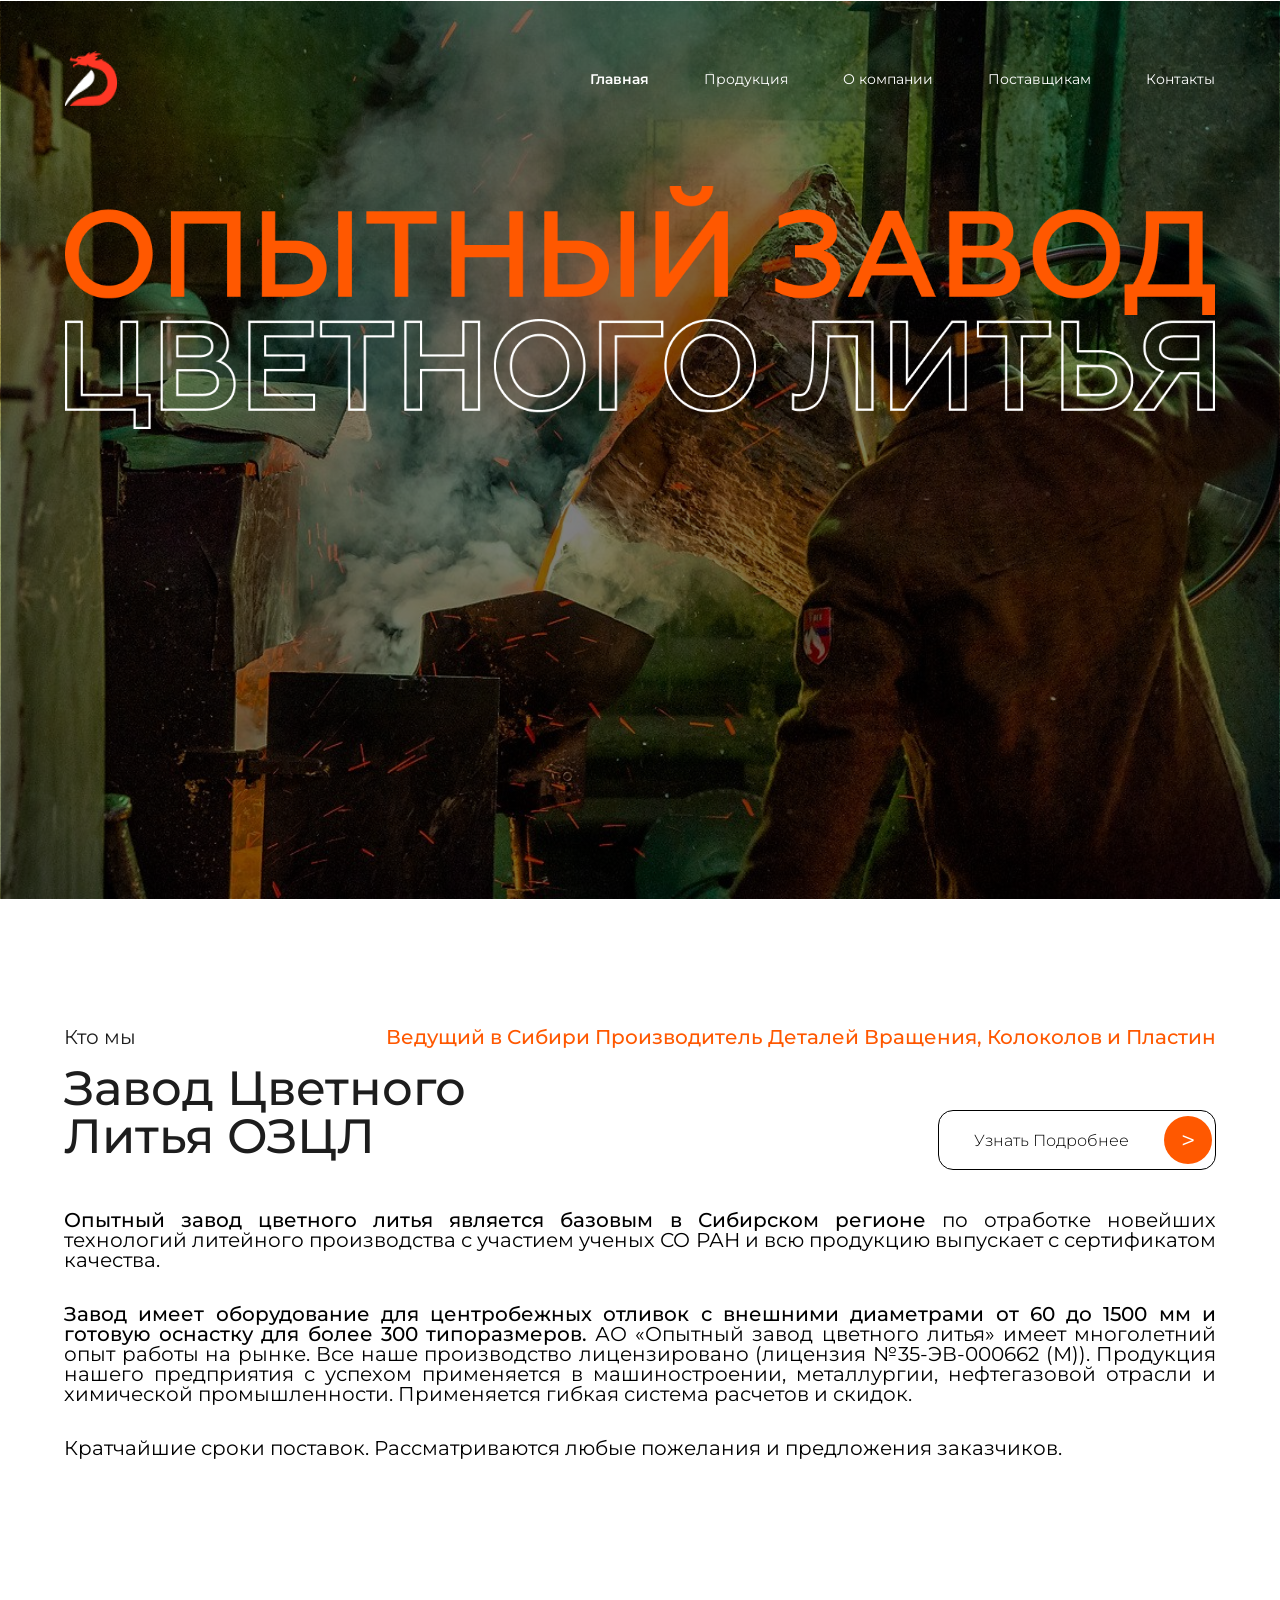
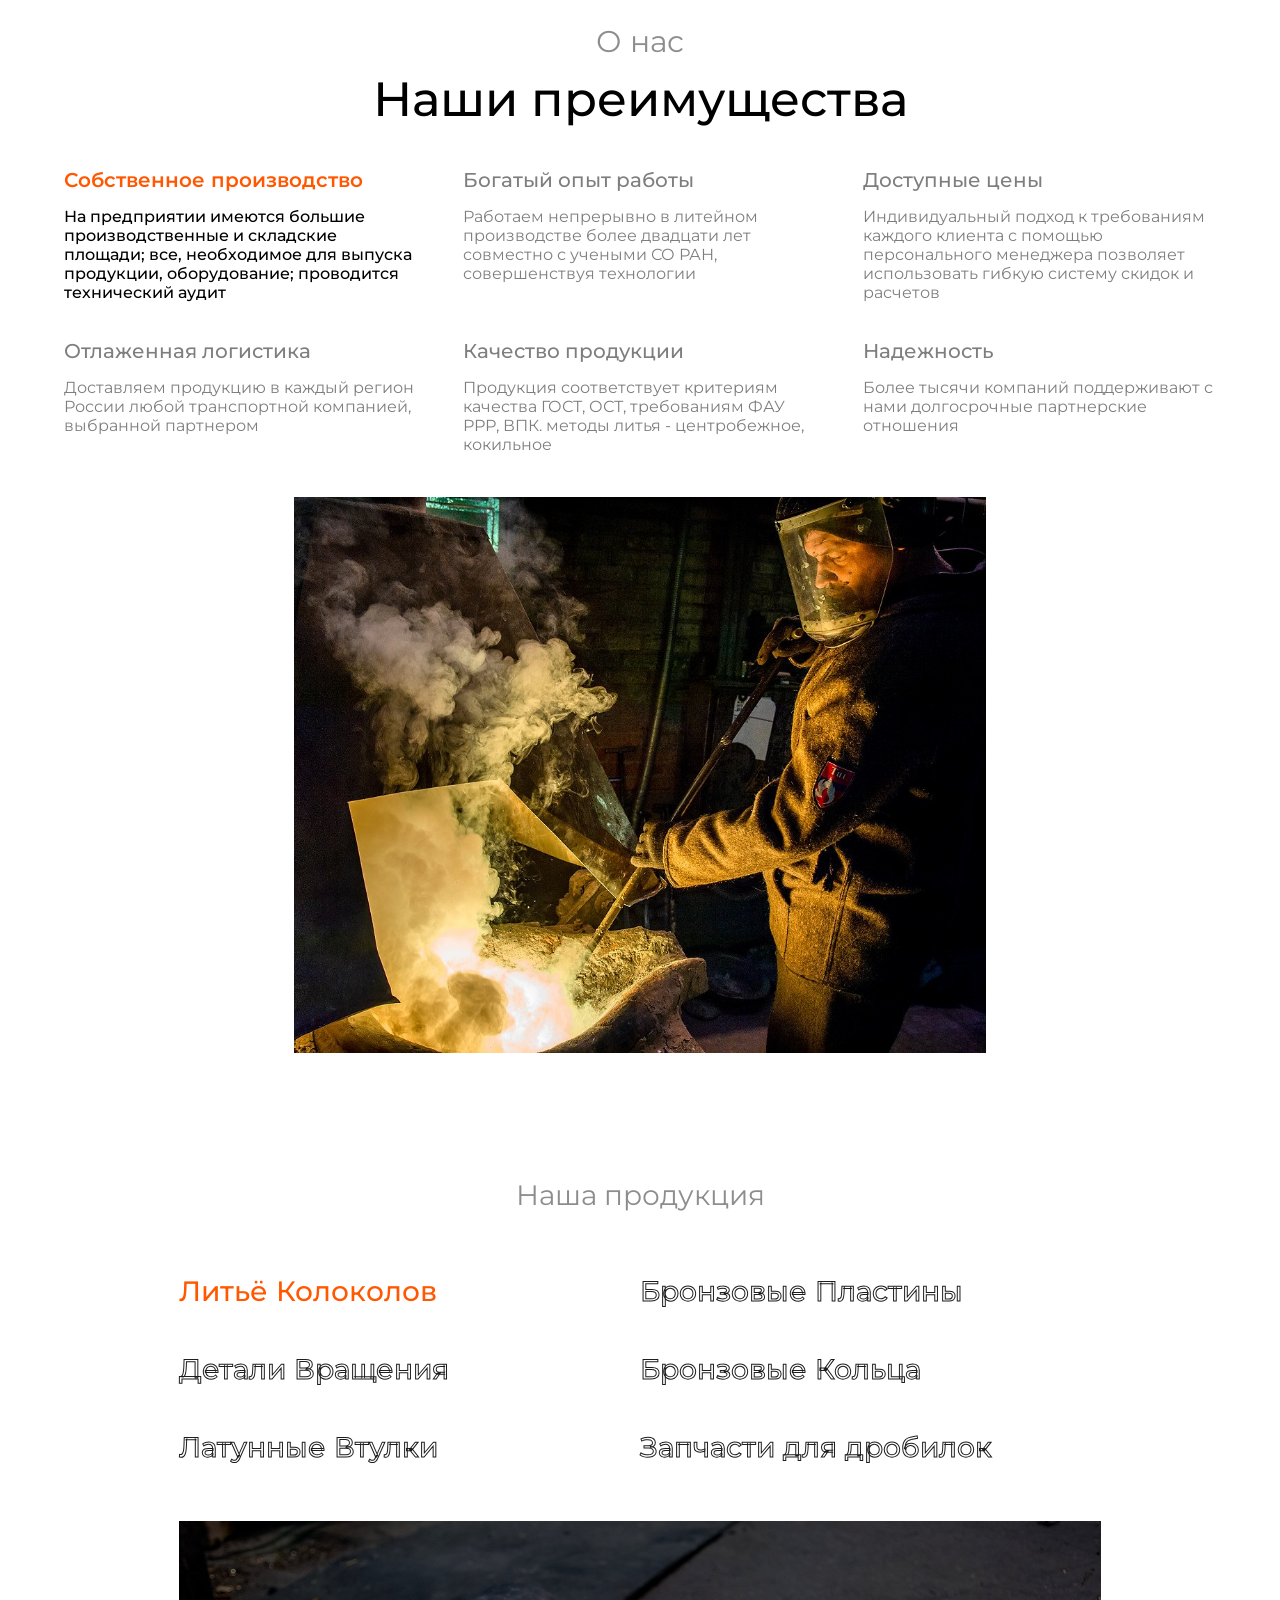
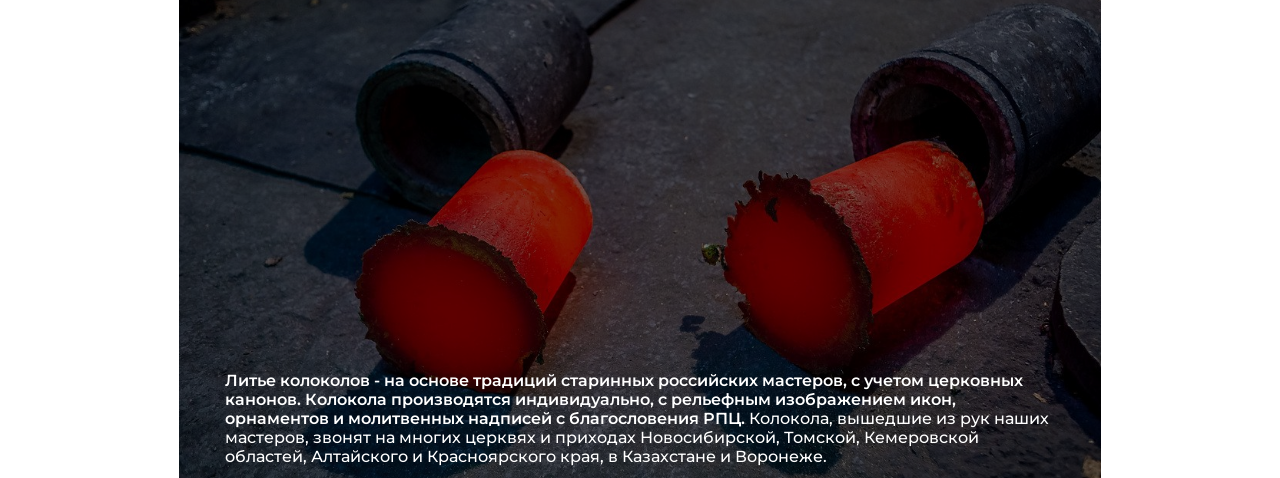
<file: index.html>
<!DOCTYPE html>
<html lang="ru">
  <head>
    <meta charset="UTF-8" />
    <meta name="viewport" content="width=device-width, initial-scale=1.0" />
    <link href="index.css" rel="stylesheet" />
    <link rel="preconnect" href="https://fonts.googleapis.com" />
    <link rel="preconnect" href="https://fonts.gstatic.com" crossorigin />
    <link
      href="https://fonts.googleapis.com/css2?family=Kumbh+Sans:wght@100..900&family=Montserrat:ital,wght@0,100..900;1,100..900&display=swap"
      rel="stylesheet"
    />
    <script src="index.js" defer></script>
    <title>index</title>
  </head>
  <body>
    <div class="head-section">
      <div class="head-container">
        <header class="nav-head">
          <div class="nav-logo">
            <a href="/"
              ><img id="our-logo" src="images/logo.png" alt="our logotype"
            /></a>
          </div>
          <div class="toggle" id="mobile__menu">
            <span class="bar"></span>
            <span class="bar"></span>
            <span class="bar"></span>
          </div>
          <nav class="nav-menu">
            <ul class="nav-list">
              <li class="list-item">
                <a class="list-refer active" href="/">Главная</a>
              </li>
              <li class="list-item">
                <a class="list-refer" href="/">Продукция</a>
              </li>
              <li class="list-item">
                <a class="list-refer" href="/">О компании</a>
              </li>
              <li class="list-item">
                <a class="list-refer" href="/">Поставщикам</a>
              </li>
              <li class="list-item">
                <a class="list-refer" href="/">Контакты</a>
              </li>
            </ul>
          </nav>
        </header>
        <div class="image-container">
          <img src="/images/orange-fabric.png" alt="orange-fabric" />
          <img src="/images/transperent-fabric.png" alt="transperent-fabric" />
        </div>
      </div>
    </div>

    <!-- About us -->
    <div class="product-container">
      <div class="about-us">
        <p id="who-we-are">Кто мы</p>
        <p id="lead-fabrik">
          Ведущий в Сибири Производитель Деталей Вращения, Колоколов и Пластин
        </p>
      </div>
      <div class="read-more">
        <p>Узнать Подробнее</p>
        <button class="orange-circle">
          <div>&gt;</div>
        </button>
      </div>
      <h3>
        Завод Цветного <br />
        Литья ОЗЦЛ
      </h3>
      <div class="text-content">
        <p class="product-text">
          <span
            >Опытный завод цветного литья является базовым в Сибирском регионе </span
          >по отработке новейших технологий литейного производства с участием
          ученых СО РАН и всю продукцию выпускает с сертификатом качества. 
        </p>

        <p class="product-text">
          <span
            >Завод имеет оборудование для центробежных отливок с внешними
            диаметрами от 60 до 1500 мм и готовую оснастку для более 300
            типоразмеров.</span
          >
          АО «Опытный завод цветного литья» имеет многолетний опыт работы на
          рынке. Все наше производство лицензировано (лицензия №35-ЭВ-000662
          (М)). Продукция нашего предприятия с успехом применяется в
          машиностроении, металлургии, нефтегазовой отрасли и химической
          промышленности. Применяется гибкая система расчетов и скидок.
        </p>
        <p class="product-text">
          Кратчайшие сроки поставок. Рассматриваются любые пожелания и
          предложения заказчиков.
        </p>
      </div>
    </div>

    <!-- advantage-section -->

    <div class="advantage-container">
      <div class="advantage-images">
        <img
          src="images/own production.png"
          class="image active-img text-1"
          alt="own production"
        />
        <img
          src="images/big experience.png"
          class="image text-2"
          alt="big experience"
        />
        <img
          src="images/availability.jpg"
          class="image text-3"
          alt="availability"
        />
        <img src="images/transport.jpg" class="image text-4" alt="transport" />
        <img
          src="images/high quality.jpg"
          class="image text-5"
          alt="high quality"
        />
        <img
          src="images/reliability.jpg"
          class="image text-6"
          alt="reliability"
        />
      </div>
      <div class="advantage-text">
        <p id="us">О нас</p>
        <h4>Наши преимущества</h4>
        <div class="advantage-text-container">
          <div class="text-wrap active-text" data-text="text-1">
            <h5>Собственное производство</h5>
            <p>
              На предприятии имеются большие производственные и складские
              площади; все, необходимое для выпуска продукции, оборудование;
              проводится технический аудит
            </p>
          </div>
          <div class="text-wrap" data-text="text-2">
            <h5>Богатый опыт работы</h5>
            <p>
              Работаем непрерывно в литейном производстве более двадцати лет
              совместно с учеными СО РАН, совершенствуя технологии
            </p>
          </div>
          <div class="text-wrap" data-text="text-3">
            <h5>Доступные цены</h5>
            <p>
              Индивидуальный подход к требованиям каждого клиента с помощью
              персонального менеджера позволяет использовать гибкую систему
              скидок и расчетов
            </p>
          </div>
          <div class="text-wrap" data-text="text-4">
            <h5>Отлаженная логистика</h5>
            <p>
              Доставляем продукцию в каждый регион России любой транспортной
              компанией, выбранной партнером
            </p>
          </div>
          <div class="text-wrap" data-text="text-5">
            <h5>Качество продукции</h5>
            <p>
              Продукция соответствует критериям качества ГОСТ, ОСТ, требованиям
              ФАУ РРР, ВПК. методы литья - центробежное, кокильное
            </p>
          </div>
          <div class="text-wrap" data-text="text-6">
            <h5>Надежность</h5>
            <p>
              Более тысячи компаний поддерживают с нами долгосрочные партнерские
              отношения
            </p>
          </div>
        </div>
      </div>
    </div>

    <!-- production section -->

    <div class="production-container">
      <div class="our-production">
        <p>Наша продукция</p>
        <ul class="production-list">
          <li class="production-item active-item" data-item="1">
            Литьё Колоколов
          </li>
          <li class="production-item" data-item="2">Бронзовые Пластины</li>
          <li class="production-item" data-item="3">Детали Вращения</li>
          <li class="production-item" data-item="4">Бронзовые Кольца</li>
          <li class="production-item" data-item="5">Латунные Втулки</li>
          <li class="production-item" data-item="6">Запчасти для дробилок</li>
        </ul>
      </div>
      <div class="production-image-container">
        <div class="image-block active-block 1">
          <img
            id="casting-of-bells"
            class="production-image"
            src="images/casting of bells.png"
            alt="casting of bells"
          />
          <div class="block-text">
            <span
              >Литье колоколов - на основе традиций старинных российских
              мастеров, с учетом церковных канонов. Колокола производятся
              индивидуально, с рельефным изображением икон, орнаментов и
              молитвенных надписей с благословения РПЦ.
            </span>
            <p>
              Колокола, вышедшие из рук наших мастеров, звонят на многих церквях
              и приходах Новосибирской, Томской, Кемеровской областей,
              Алтайского и Красноярского края, в Казахстане и Воронеже.
            </p>
          </div>
        </div>
        <div class="image-block 2">
          <img
            class="production-image"
            src="images/bronze plates.jpg"
            alt="bronze plates"
          />
          <div class="block-text">
            <span>
              Каждая пластина изготавливается индивидуально, украшается искусно
              выполненными узорами и символическими изображениями, отражающими
              богатство русской культуры.
            </span>
            <p>
              Продукция, созданная нашими мастерами, используется в различных
              сферах, включая декоративно-прикладное искусство, строительство и
              промышленность. Бронзовые пластины нашего производства украшают
              интерьеры зданий и памятники во многих городах.
            </p>
          </div>
        </div>
        <div class="image-block 3">
          <img
            class="production-image"
            src="images/rotation details.jpg"
            alt="rotation details"
          />
          <div class="block-text">
            <span
              >Производство деталей вращения в России основывается на вековых
              традициях отечественных инженеров и новейших технологиях обработки
              металлов.
            </span>
            <p>
              Каждое изделие создается индивидуально, с учётом специфики
              оборудования и требований заказчиков. Детали отличаются высоким
              качеством исполнения, точностью размеров и долговечностью.
            </p>
          </div>
        </div>
        <div class="image-block 4">
          <img
            class="production-image"
            src="images/bronze rings.png"
            alt="bronze rings"
          />
          <div class="block-text">
            <span
              >Производим детали механизмов вращения по технологии центробежного
              литья с последующей механической обработкой.
            </span>
            <p>
              Нашими заказчиками являются тракторные, судоремонтные,
              машиностроительные, агрегатные, вагоноремонтные, авиационные,
              металлургические и другие заводы.
            </p>
          </div>
        </div>
        <div class="image-block 5">
          <img
            class="production-image"
            src="images/brass forks.jpg"
            alt="brass forks"
          />
          <div class="block-text">
            <span
              >Производство латунных вилок ведется с использованием традиционных
              технологий и современного оборудования, гарантирующих безупречное
              качество изделий. Каждая вилка проходит тщательную проверку на
              прочность и эстетичность.
            </span>
            <p>
              Благодаря особой обработке поверхности и аккуратному дизайну, наши
              вилки становятся незаменимым элементом сервировки стола и ценятся
              гурманами по всему миру.
            </p>
          </div>
        </div>
        <div class="image-block 6">
          <img
            class="production-image"
            src="images/spare parts for crushers.jpg"
            alt="spare parts for crushers"
          />
          <div class="block-text">
            <span
              >Производство запчастей для дробилок осуществляется с применением
              проверенных временем методов и инновационных решений,
              обеспечивающих надежность и долговечность изделий.
            </span>
            <p>
              Запчасти характеризуются высокими показателями износостойкости,
              точности изготовления и совместимости с различными моделями
              дробильных установок.
            </p>
          </div>
        </div>
      </div>
    </div>
  </body>
</html>
</file>
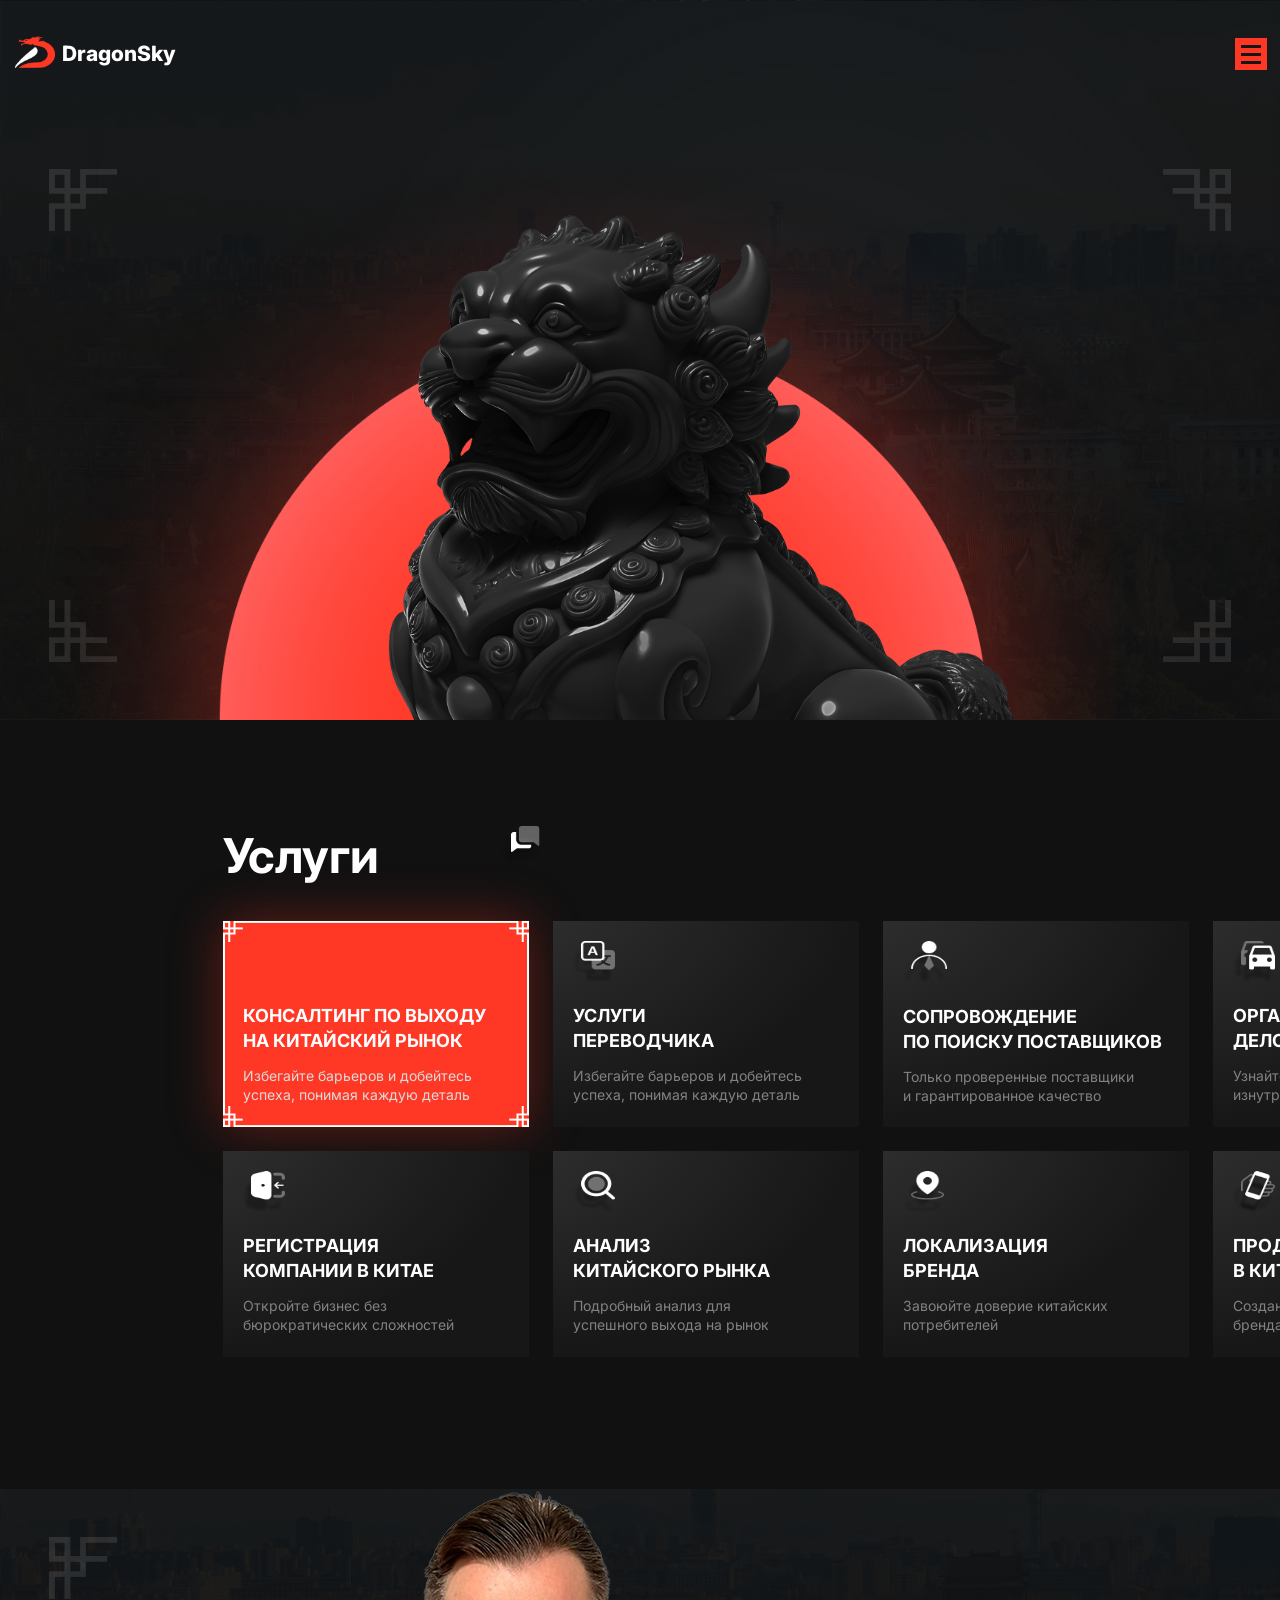
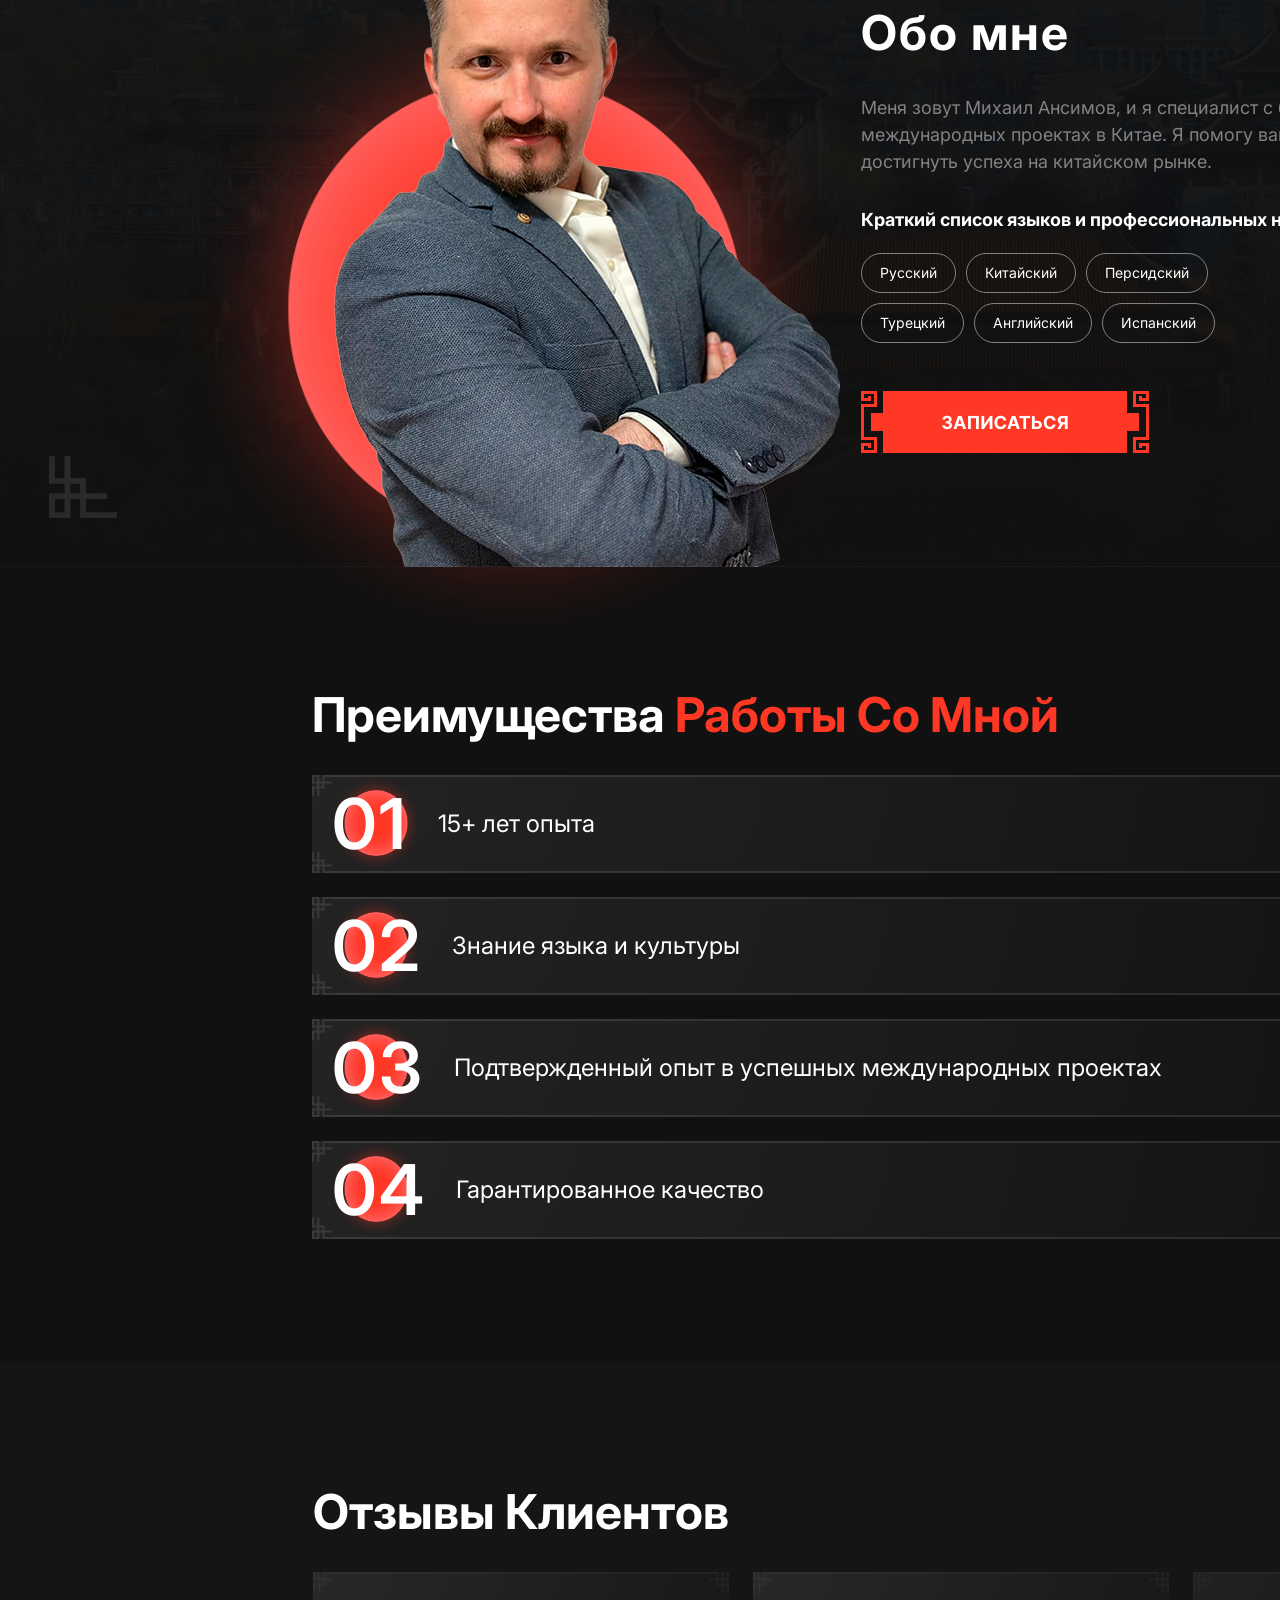
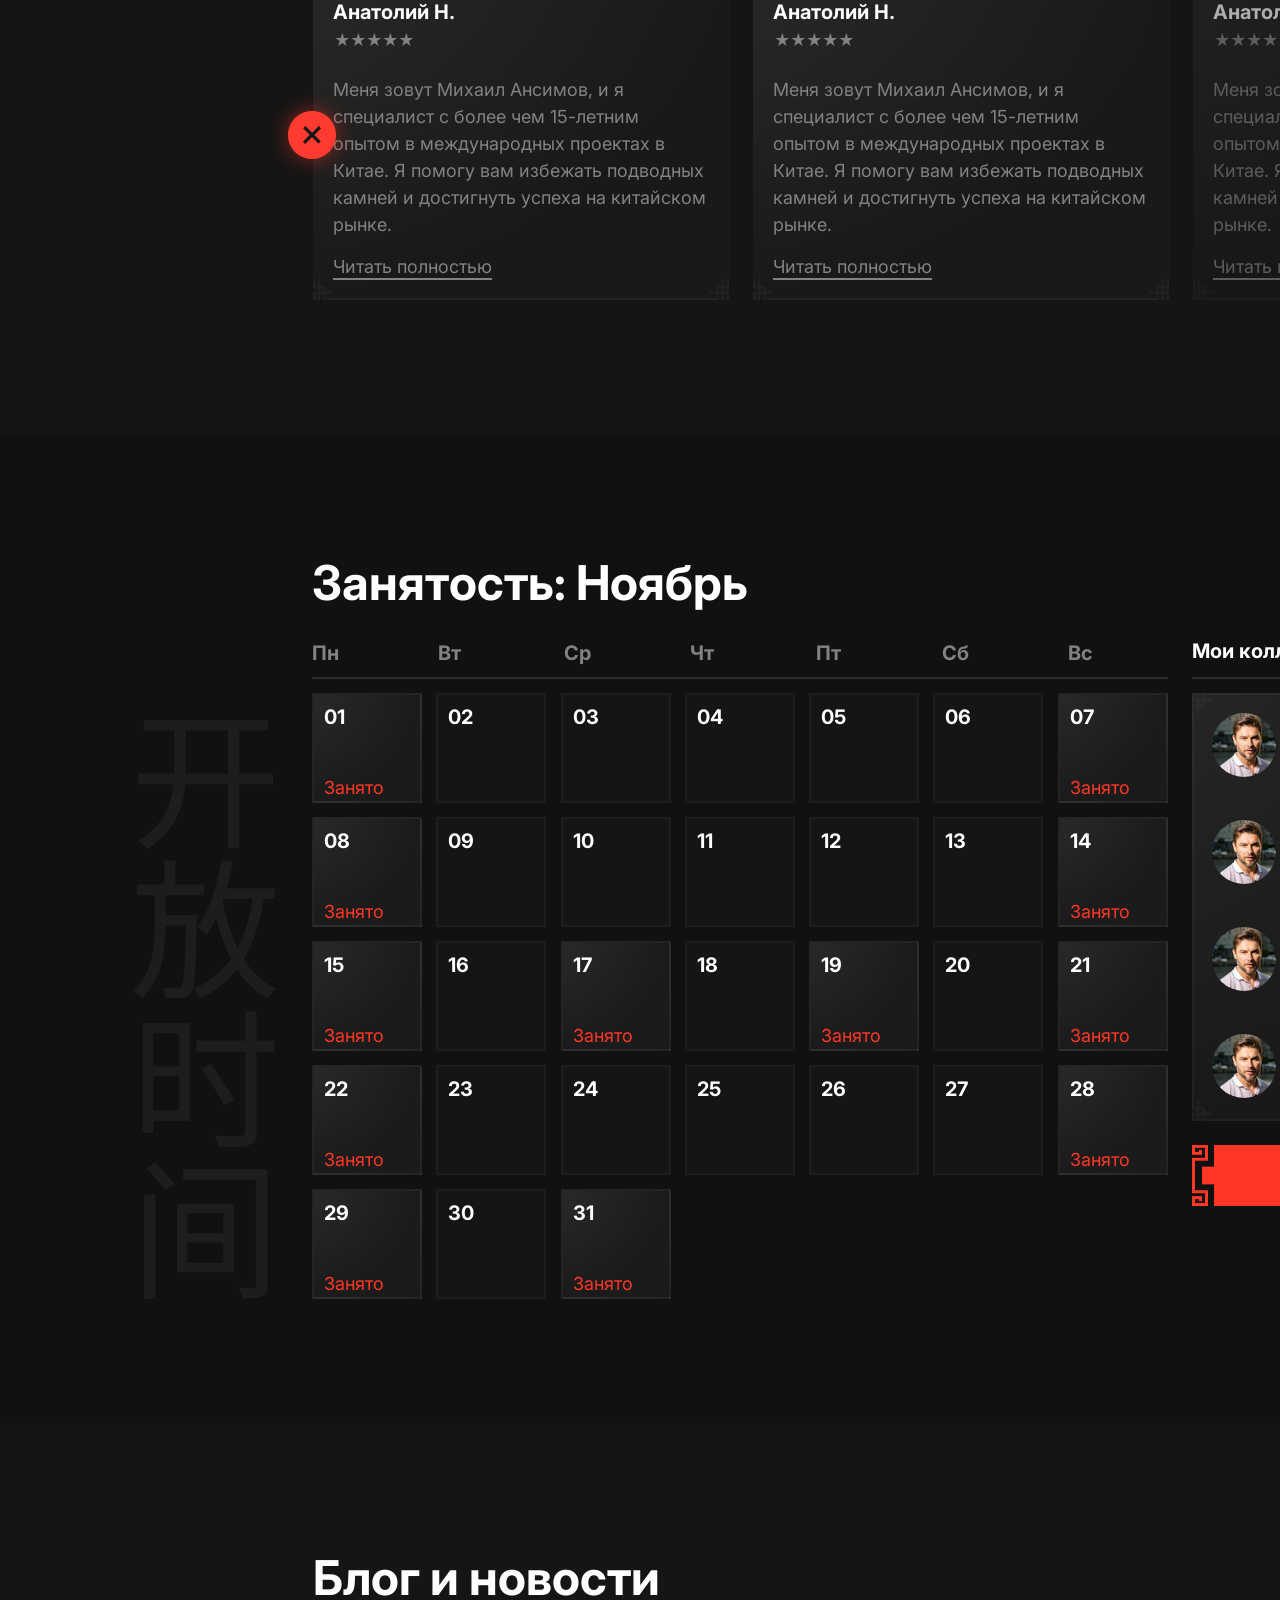
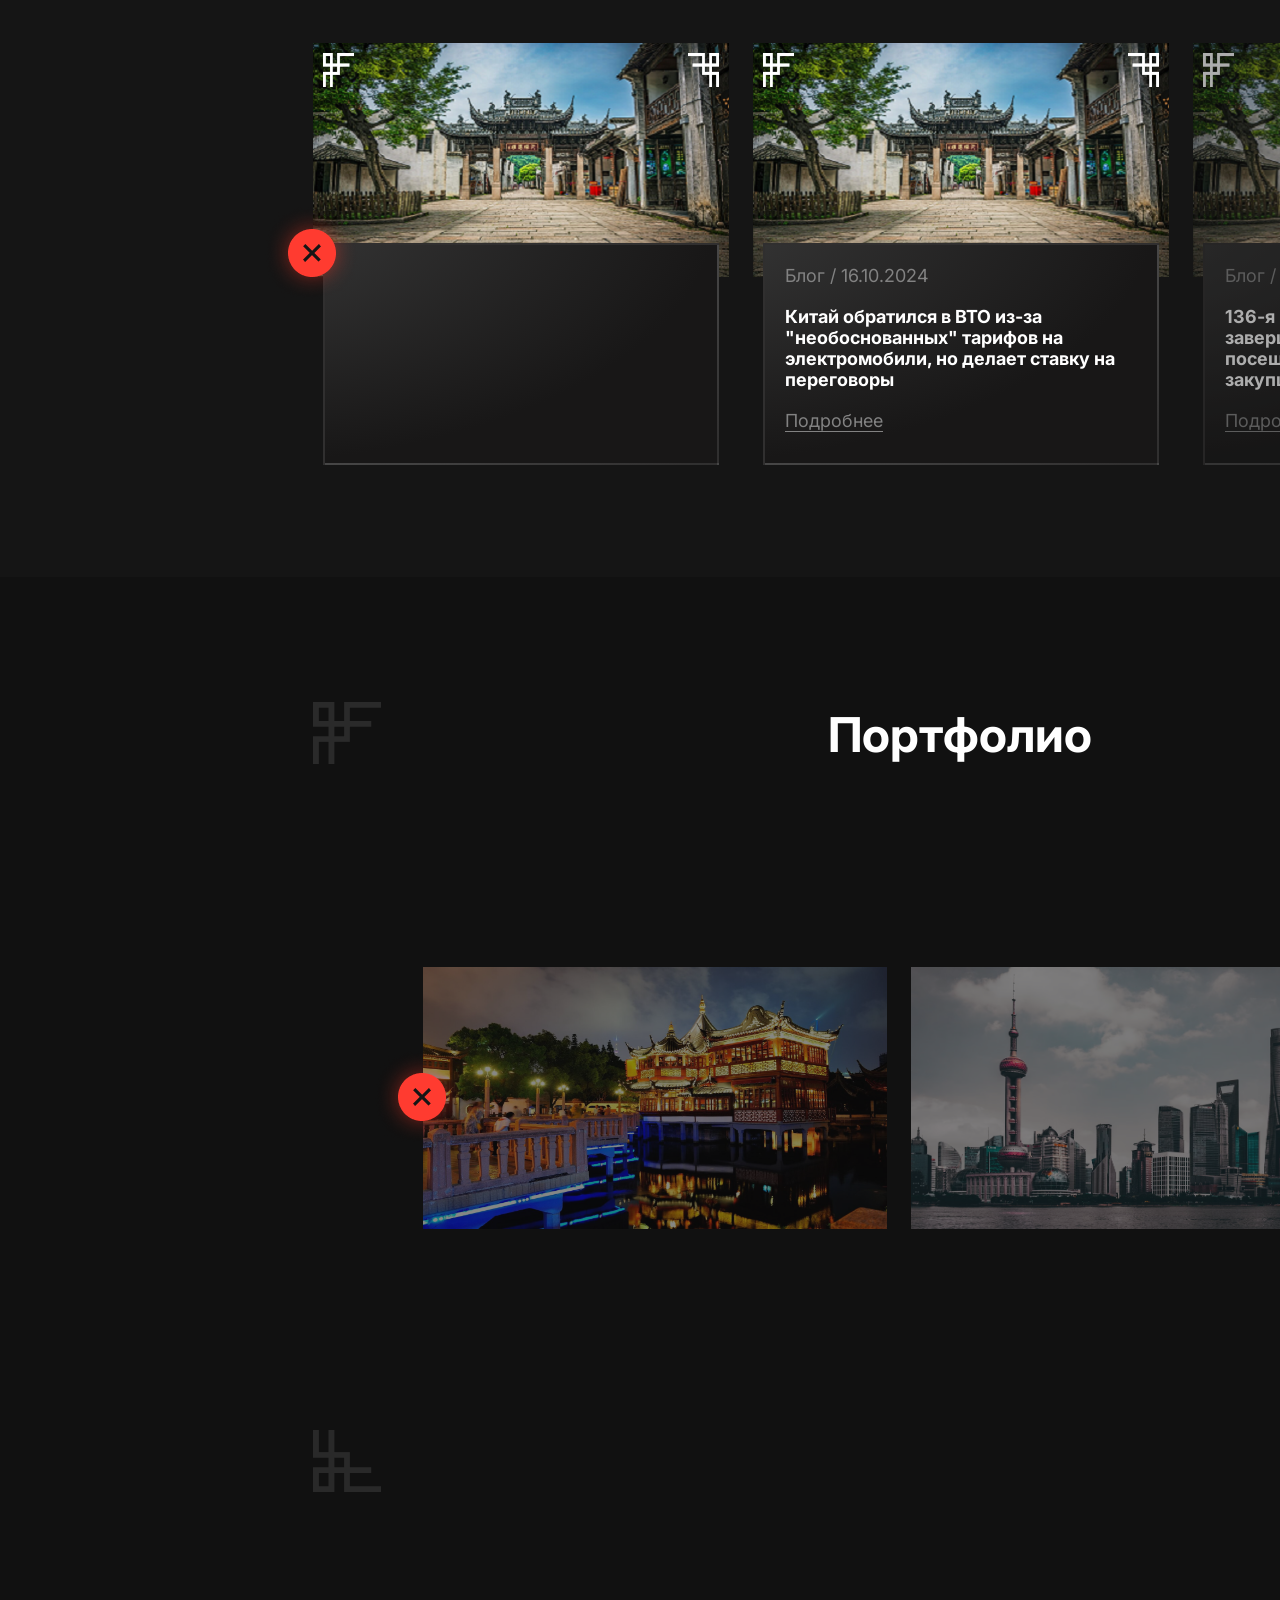
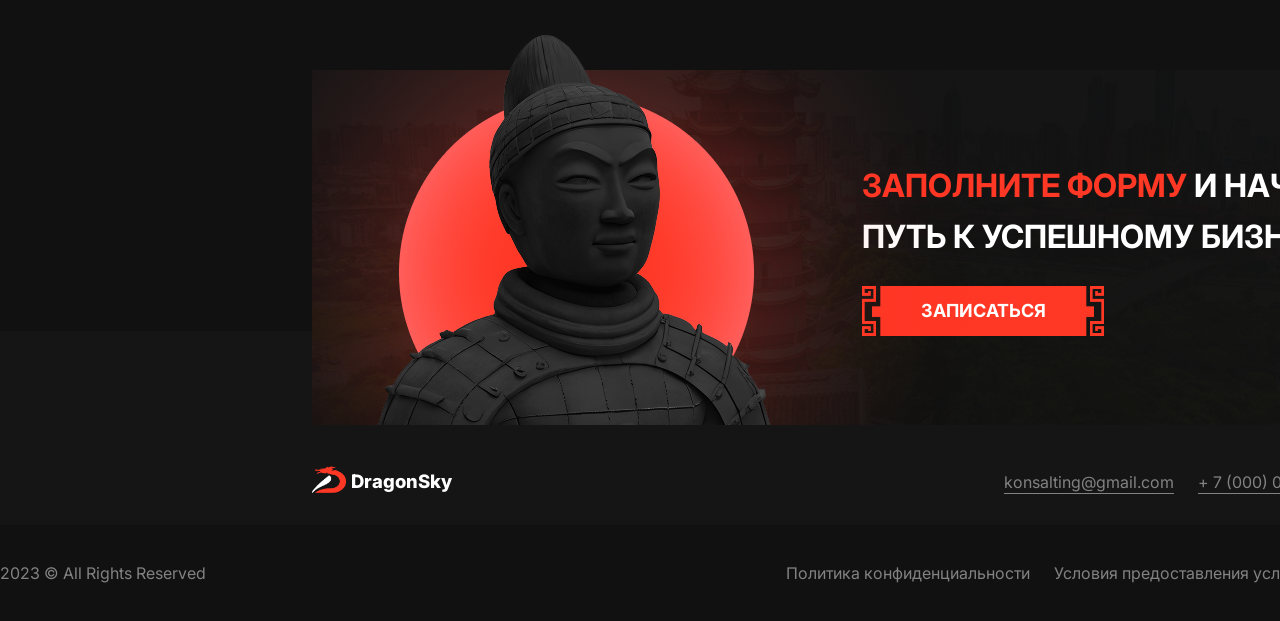
<file: dragon sky.html>
<!DOCTYPE html>
<html lang="ru">
  <head>
    <meta charset="UTF-8" />
    <meta name="viewport" content="width=device-width, initial-scale=1.0">
    <link href="dragon sky.css" rel="stylesheet" />
    <link
      href="https://fonts.googleapis.com/css2?family=Kumbh+Sans:wght@100..900&family=Montserrat:ital,wght@0,100..900;1,100..900&display=swap"
      rel="stylesheet"
    />
    <link rel="preconnect" href="https://fonts.googleapis.com" />
    <link rel="preconnect" href="https://fonts.gstatic.com" crossorigin />
    <link
      href="https://fonts.googleapis.com/css2?family=Inter:ital,opsz,wght@0,14..32,100..900;1,14..32,100..900&family=Kumbh+Sans:wght@100..900&family=Montserrat:ital,wght@0,100..900;1,100..900&display=swap"
      rel="stylesheet"
    />
    <script src="dragon sky.js" defer></script>
    <!-- <script type="text/javascript" src="data.js" defer></script> -->
    <title>Dragon Sky</title>
  </head>
  <body>

    <!-- modal -->

    <div class="blur-step-one">
      <img class="blur-step-one-border" src="images/blur-border.png" alt="blur-border">
      <img class="blur-step-one-border-reverse" src="images/blur-border.png" alt="blur-border">
      <h3>Запись</h3>
      <div class="delete-blur-step-one">
        <img class="blur-step-one-ellipse" src="images/Ellipse.png" alt="Ellipse">
        <img class="off-blur-step-one" src="images/last-slide.png" alt="last-slide">
      </div>
      <p>Заполните форму и начните свой путь к успешному <br /> бизнесу в Китае!</p>
      <form class="sign-up-form" action="/some-server-path">
        <input type="text" name="user-name" id="name" placeholder="Ваше имя" />
        <input type="text" name="user-company" id="company" placeholder="Ваша компания" />
        <div class="sign-up-select">
          <div class="select-img-container">
            <img class="select-btn" src="images/selectBtn.png" alt="select button">
            <img class="choosen-select-btn" src="images/choosenSelectBtn.png" alt="choosenSelectBtn">
            <img class="select-btn-clicked" src="images/selectBtnClicked.png" alt="images/selectBtnClicked.png">
          </div>
          <input readonly class="choose-servise" placeholder="Выберите услугу" />
          <div class="list-of-services">
            <div class="block-service">
                <p class="item-service">Consulting services on entering the Chinese market</p>
                <div class="item-underline"></div>
            </div>
            <div class="block-service">
              <p class="item-service">Interpreter services</p>
              <div class="item-underline"></div>
            </div>
            <div class="block-service">
              <p class="item-service">Supplier search support</p>
              <div class="item-underline"></div>
            </div>
            <div class="block-service">
              <p class="item-service">Organization of tours</p>
              <div class="item-underline"></div>
            </div>
            <div class="block-service">
              <p class="item-service">Analysis of the Chinese market</p>
              <div class="item-underline"></div>
            </div>
            <div class="block-service">
              <p class="item-service">Analysis of the Chinese market</p>
              <div class="item-underline"></div>
            </div>
            <div class="block-service">
              <p class="item-service">Analysis of the Chinese market</p>
              <div class="item-underline"></div>
            </div>
            <div class="block-service">
              <p class="item-service">Analysis of the Chinese market</p>
              <div class="item-underline"></div>
            </div>
            <div class="block-service">
              <p class="item-service">Analysis of the Chinese market</p>
              <div class="item-underline"></div>
            </div>
            <div class="block-service">
              <p class="item-service">Analysis of the Chinese market</p>
              <div class="item-underline"></div>
            </div>
            <div class="block-service">
              <p class="item-service">Analysis of the Chinese market</p>
              <div class="item-underline"></div>
            </div>
            <div class="block-service">
            <p class="item-service">Promotion in Chinese social networks</p>
            </div>
          </div>
        </div>
      </form>
      <div class="next-step">
        <p class="next-step-text">Далее (1/2)</p>
        <img class="blur-step-one-img" src="images/blur-img.png" alt="blur-img">
      </div>
    </div>

    <div class="blur-step-two">
      <img class="blur-step-two-border" src="images/blur-border.png" alt="blur-border">
      <img class="blur-step-two-border-reverse" src="images/blur-border.png" alt="blur-border">
      <h3>Запись</h3>
      <div class="delete-blur-step-two">
        <img class="blur-step-two-ellipse" src="images/Ellipse.png" alt="Ellipse">
        <img class="off-blur-step-two" src="images/last-slide.png" alt="last-slide">
      </div>
      <p>Заполните форму и начните свой путь к успешному <br /> бизнесу в Китае!</p>
      <form class="sign-up-form" action="/some-server-path">
        <input type="text" name="user-chinese-town" id="town in Chinese" placeholder="Город в Китае" />
        <input type="text" name="user-date" id="date" placeholder="Дата" />
        <div class="sign-up-select">
          <div class="select-img-container">
            <img class="blocked-img" src="images/blocked-img.png" alt="blocked-img">
            <img class="select-btn" src="images/selectBtn.png" alt="select button">
            <img class="choosen-select-btn" src="images/choosenSelectBtn.png" alt="choosenSelectBtn">
            <img class="select-btn-clicked" src="images/selectBtnClicked.png" alt="images/selectBtnClicked.png">
          </div>
          <input readonly class="choose-servise" placeholder="Контактный способ" />
          <div class="list-of-services">
            <div class="block-service">
                <p class="item-service">Consulting services on entering the Chinese market</p>
                <div class="item-underline"></div>
            </div>
            <div class="block-service">
              <p class="item-service">Consulting services on entering the Chinese market</p>
              <div class="item-underline"></div>
          </div>
            <div class="block-service">
              <p class="item-service">Interpreter services</p>
              <div class="item-underline"></div>
            </div>
          </div>
        </div>
        <div class="sign-up-select">
          <div class="select-img-container">
            <img class="blocked-img" src="images/blocked-img.png" alt="blocked-img">
            <img class="select-btn" src="images/selectBtn.png" alt="select button">
            <img class="choosen-select-btn" src="images/choosenSelectBtn.png" alt="choosenSelectBtn">
            <img class="select-btn-clicked" src="images/selectBtnClicked.png" alt="images/selectBtnClicked.png">
          </div>
          <input readonly class="choose-servise" placeholder="Способ оплаты" />
          <div class="list-of-services">
            <div class="block-service">
                <p class="item-service">Consulting services on entering the Chinese market</p>
                <div class="item-underline"></div>
            </div>
            <div class="block-service">
              <p class="item-service">Consulting services on entering the Chinese market</p>
              <div class="item-underline"></div>
          </div>
            <div class="block-service">
              <p class="item-service">Interpreter services</p>
              <div class="item-underline"></div>
            </div>
          </div>
        </div>
        <div class="send-inf">
          <div class="send-btn">
            <img src="images/send-img.png" alt="send-img">
          </div>
          <div class="send-text">
            Нажимая «Отправить» вы даёте согласие на обработку персональных данных
          </div>
        </div>
      </form>
    </div>

      <!-- head section -->
    <div class="backdrop">
      <div class="head-section">
        <img
          class="inf-vector-1"
          src="images/inf-vector.png"
          alt="inf-vector-1"
        />
        <img
          class="inf-vector-2"
          src="images/inf-vector.png"
          alt="inf-vector-2"
        />
        <img
          class="inf-vector-3"
          src="images/inf-vector.png"
          alt="inf-vector-3"
        />
        <img
          class="inf-vector-4"
          src="images/inf-vector.png"
          alt="inf-vector-4"
        />
        <div class="head-container">
          <header class="nav-head">
            <div class="nav-logo">
              <a href="/"
                ><img class="our-logo" src="images/logo.png" alt="our logotype"
              /></a>
              <p id="logo-text">DragonSky</p>
            </div>
            <nav class="nav-menu">
              <div id="mobile-menu"> 
                <div class="toggle">
                  <span class="bar"></span>
                  <span class="bar"></span>
                  <span class="bar"></span>
                </div>
              </div> 
              <ul class="nav-list">
                <li class="list-item">
                  <a class="list-refer" href="#about-me-nav">Обо мне</a>
                </li>
                <li class="list-item">
                  <a class="list-refer" href="#services-section">Услуги</a>
                </li>
                <li class="list-item">
                  <a class="list-refer" href="#advantage-section">Преимущества</a>
                </li>
                <li class="list-item">
                  <a class="list-refer" href="#review-block">Отзывы</a>
                </li>
                <li class="list-item">
                  <a class="list-refer" href="#blog">Блог</a>
                </li>
                <li class="list-item">
                  <a class="list-refer" href="#news">Новости</a>
                </li>
                <li class="list-item">
                  <a class="list-refer" href="#sign-on-date">Календарь</a>
                </li>
                <button class="list-btn">
                  <img
                    class="btn-item-1"
                    src="images/btn-item-1.png"
                    alt="btn-item-1"
                  />
                  <img
                    class="btn-item-2"
                    src="images/btn-item-1.png"
                    alt="btn-item-2"
                  />
                  <img
                    class="btn-item-3"
                    src="images/btn-item-1.png"
                    alt="btn-item-3"
                  />
                  <img
                    class="btn-item-4"
                    src="images/btn-item-1.png"
                    alt="btn-item-4"
                  />
                  <img
                    class="btn-item-5"
                    src="images/btn-item-2.png"
                    alt="btn-item-5"
                  />
                  <img
                    class="btn-item-6"
                    src="images/btn-item-2.png"
                    alt="btn-item-6"
                  />
                  <img
                    class="btn-item-7"
                    src="images/btn-item-3.png"
                    alt="btn-item-7"
                  />
                  <img
                    class="btn-item-8"
                    src="images/btn-item-3.png"
                    alt="btn-item-8"
                  />
                  <img class="btn-hover" src="images/btn-hover.png" alt="btn-hover">
                  <a href="/" class="btn-item">Записаться</a>
                </button>
              </ul>
            </nav>
           
          </header>
          <!-- main content -->

          <div class="main-content">
            <div class="main-text">
              <div class="your-key">
                <span id="first-lay">
                  <span id="key">Ваш ключ </span> к успешному
                </span>
              </br>
                <span id="second-lay">бизнесу в Китае!</span>
              </div>
              <p>
                Опытный лингвист-полиглот и бизнес-консультант поможет вам
                уверенно начать и развивать бизнес в Китае. Минимизируйте риски,
                экономьте время и деньги.
              </p>
              <button class="read-more">
                <img class="read-img" src="images/read-more-btn.png" alt="read-more-btn">
                <a href="/" class="read-more-item">УЗНАТЬ ПОДРОБНЕЕ</a>
              </button>
            </div>
            <div class="china-img-container">
              <div class="chaina-mask"></div>
              <img id="china" src="images/china.png" alt="china" />
              <img id="china-ellipse" src="images/china-ellipse.png" alt="china-ellipse" />
            </div>
          </div>
          <div class="mask"></div>
        </div>
      </div>

      <!-- services section -->

      <div id="services-section" class="services-section">
        <div class="services-container">
          <p id="services">Услуги</p>
          <img id="talk" src="images/talk.png" alt="talk" />
          <div class="services-wrap">
            <div class="services-block consult">
              <img src="images/consult-vector.png" alt="consult-vector" />
              <h4>
                Консалтинг по выходу <br />
                на китайский рынок
              </h4>
              <p>
                Избегайте барьеров и добейтесь <br />
                успеха, понимая каждую деталь
              </p>
            </div>
            <div class="services-block">
              <img id="group2" src="images/Group 2.png" alt="group-2" />
              <h4>
                Услуги <br />
                переводчика
              </h4>
              <p>
                Избегайте барьеров и добейтесь <br />
                успеха, понимая каждую деталь
              </p>
            </div>
            <div class="services-block">
              <img id="group3" src="images/Group 3.png" alt="group-3" />
              <h4>
                Сопровождение <br />
                по поиску поставщиков
              </h4>
              <p>
                Только проверенные поставщики <br />
                и гарантированное качество
              </p>
            </div>
            <div class="services-block">
              <img id="group4" src="images/Group 4.png" alt="group-4" />
              <h4>
                Организация <br />
                деловых туров
              </h4>
              <p>
                Узнайте Китай и его бизнес <br />
                изнутри
              </p>
            </div>
          </div>
          <div class="services-wrap">
            <div class="services-block">
              <img id="group5" src="images/Group 5.png" alt="group-5" />
              <h4>
                Регистрация <br />
                компании в Китае
              </h4>
              <p>
                Откройте бизнес без <br />
                бюрократических сложностей
              </p>
            </div>
            <div class="services-block">
              <img id="group6" src="images/Group 6.png" alt="group-6" />
              <h4>
                Анализ <br />
                китайского рынка
              </h4>
              <p>
                Подробный анализ для <br />
                успешного выхода на рынок
              </p>
            </div>
            <div class="services-block">
              <img id="group7" src="images/Group 7.png" alt="group-7" />
              <h4>
                Локализация <br />
                бренда
              </h4>
              <p>
                Завоюйте доверие китайских <br />
                потребителей
              </p>
            </div>
            <div class="services-block">
              <img id="group8" src="images/Group 8.png" alt="group-8" />
              <h4>
                Продвижение <br />
                в китайских соцсетях
              </h4>
              <p>
                Создание и продвижение вашего <br />
                бренда на WeChat, Weibo, Douyin
              </p>
            </div>
          </div>
          <img id="symbol" src="images/service-symbol.png" alt="service-symbol" />
        </div>
      </div>

      <!-- about-me -->

      <div id="about-me-nav" class="about-me-container">
        <img
          class="inf-vector-symb-1"
          src="images/inf-vector.png"
          alt="inf-vector"
        />
        <img
          class="inf-vector-symb-2"
          src="images/inf-vector.png"
          alt="inf-vector"
        />
        <img
          class="inf-vector-symb-3"
          src="images/inf-vector.png"
          alt="inf-vector"
        />
        <img
          class="inf-vector-symb-4"
          src="images/inf-vector.png"
          alt="inf-vector"
        />
        <div class="about-me-content">
          <div class="about-me-img-container">
            <img src="images/about-me-ellipse.png" alt="about-me-ellipse" />
            <img src="images/about-me-ellipse.png" alt="about-me-ellipse" />
            <img src="images/about me.png" alt="about me" />
          </div>
          <div class="about-me-text">
            <h4 id="about-me">Обо мне</h4>
            <p>
              Меня зовут Михаил Ансимов, и я специалист с более чем 15-летним
              опытом в международных проектах в Китае. Я помогу вам избежать
              подводных камней и достигнуть успеха на китайском рынке.
            </p>
            <div class="lang-block">
              <h5>Краткий список языков и профессиональных навыков:</h5>
              <div class="lang-block-container">
                <div class="lang-block-wrap">
                  <p>Русский</p>
                  <p>Китайский</p>
                  <p>Персидский</p>
                </div>
                <div class="lang-block-wrap">
                  <p>Турецкий</p>
                  <p>Английский</p>
                  <p>Испанский</p>
                </div>
              </div>
            </div>
            <div class="sign-up">
              <img
                id="about-me-btn"
                src="images/about-me-btn.png"
                alt="about-me-btn"
              />
            </div>
          </div>
        </div>
      </div>

      <!-- advantages -->

      <div id="advantage-section" class="advantage-container">
        <div class="advantage-content">
          <img src="images/advantage-symbol.png" alt="advantage-symbol" />
          <h4>Преимущества <span> Работы Со Мной </span></h4>
          <div class="advantage-block">
            <div class="advantage-border-1"></div>
            <div class="advantage-border-2"></div>
            <img
              class="advantage-vector-1"
              src="images/inf-vector.png"
              alt="inf-vector"
            />
            <img
              class="advantage-vector-2"
              src="images/inf-vector.png"
              alt="inf-vector"
            />
            <img
              class="advantage-vector-3"
              src="images/inf-vector.png"
              alt="inf-vector"
            />
            <img
              class="advantage-vector-4"
              src="images/inf-vector.png"
              alt="inf-vector"
            />
            <div class="number">
              <img
                class="ellipse-1"
                src="images/about-me-ellipse.png"
                alt="about-me-ellipse"
              />
              <img
                class="ellipse-2"
                src="images/about-me-ellipse.png"
                alt="about-me-ellipse"
              />
              <h5>01</h5>
            </div>
            <p>15+ лет опыта</p>
          </div>
          <div class="advantage-block">
            <div class="advantage-border-1"></div>
            <div class="advantage-border-2"></div>
            <img
              class="advantage-vector-1"
              src="images/inf-vector.png"
              alt="inf-vector"
            />
            <img
              class="advantage-vector-2"
              src="images/inf-vector.png"
              alt="inf-vector"
            />
            <img
              class="advantage-vector-3"
              src="images/inf-vector.png"
              alt="inf-vector"
            />
            <img
              class="advantage-vector-4"
              src="images/inf-vector.png"
              alt="inf-vector"
            />
            <div class="number">
              <img
                class="ellipse-1"
                src="images/about-me-ellipse.png"
                alt="about-me-ellipse"
              />
              <img
                class="ellipse-2"
                src="images/about-me-ellipse.png"
                alt="about-me-ellipse"
              />
              <h5>02</h5>
            </div>
            <p>Знание языка и культуры</p>
          </div>
          <div class="advantage-block">
            <div class="advantage-border-1"></div>
            <div class="advantage-border-2"></div>
            <img
              class="advantage-vector-1"
              src="images/inf-vector.png"
              alt="inf-vector"
            />
            <img
              class="advantage-vector-2"
              src="images/inf-vector.png"
              alt="inf-vector"
            />
            <img
              class="advantage-vector-3"
              src="images/inf-vector.png"
              alt="inf-vector"
            />
            <img
              class="advantage-vector-4"
              src="images/inf-vector.png"
              alt="inf-vector"
            />
            <div class="number">
              <img
                class="ellipse-1"
                src="images/about-me-ellipse.png"
                alt="about-me-ellipse"
              />
              <img
                class="ellipse-2"
                src="images/about-me-ellipse.png"
                alt="about-me-ellipse"
              />
              <h5>03</h5>
            </div>
            <p>Подтвержденный опыт в успешных международных проектах</p>
          </div>
          <div class="advantage-block">
            <div class="advantage-border-1"></div>
            <div class="advantage-border-2"></div>
            <img
              class="advantage-vector-1"
              src="images/inf-vector.png"
              alt="inf-vector"
            />
            <img
              class="advantage-vector-2"
              src="images/inf-vector.png"
              alt="inf-vector"
            />
            <img
              class="advantage-vector-3"
              src="images/inf-vector.png"
              alt="inf-vector"
            />
            <img
              class="advantage-vector-4"
              src="images/inf-vector.png"
              alt="inf-vector"
            />
            <div class="number">
              <img
                class="ellipse-1"
                src="images/about-me-ellipse.png"
                alt="about-me-ellipse"
              />
              <img
                class="ellipse-2"
                src="images/about-me-ellipse.png"
                alt="about-me-ellipse"
              />
              <h5>04</h5>
            </div>
            <p>Гарантированное качество</p>
          </div>
        </div>
      </div>

      <!-- reviews section -->

      <div id="review-block" class="reviews-section">
        <p class="write-review">Оставить отзыв</p>
        <h4>Отзывы Клиентов</h4>
        <div class="slider-container">
          <div class="back">
            <img class="back-ellipse" src="images/Ellipse.png" alt="ellipse" />
            <img class="back-img" src="images/back.png" alt="back" />
            <img class="last-slide" src="images/last-slide.png" alt="last-slide">
            <img class="prev-clicked-btn" src="images/next-clicked-btn.png" alt="next-clicked-btn">
          </div>
          <div class="further">
            <img class="further-ellipse" src="images/Ellipse.png" alt="ellipse" />
            <img class="further-img" src="images/back.png" alt="further" />
            <img class="last-slide" src="images/last-slide.png" alt="last-slide">
            <img class="next-clicked-btn" src="images/next-clicked-btn.png" alt="next-clicked-btn">
          </div>
          <div class="slider">
            <div class="review">
              <img
                class="review-border"
                src="images/review-border.png"
                alt="border"
              />
              <img
                class="reverse-review-border"
                src="images/review-border.png"
                alt="border"
              />
              <h5>Анатолий Н.</h5>
              <div class="rating-area">
                <input type="radio" id="star-5" name="rating1" value="5" />
                <label for="star-5" title="Оценка «5»"></label>
                <input type="radio" id="star-4" name="rating1" value="4" />
                <label for="star-4" title="Оценка «4»"></label>
                <input type="radio" id="star-3" name="rating1" value="3" />
                <label for="star-3" title="Оценка «3»"></label>
                <input type="radio" id="star-2" name="rating1" value="2" />
                <label for="star-2" title="Оценка «2»"></label>
                <input type="radio" id="star-1" name="rating1" value="1" />
                <label for="star-1" title="Оценка «1»"></label>
              </div>
              <p class="text-review">
                Меня зовут Михаил Ансимов, и я специалист с более чем 15-летним
                опытом в международных проектах в Китае. Я помогу вам избежать
                подводных камней и достигнуть успеха на китайском рынке. <span class="full">Меня зовут Михаил Ансимов, и я специалист с более чем 15-летним
                  опытом в международных проектах в Китае. Я помогу вам избежать
                  подводных камней и достигнуть успеха на китайском рынке.</span>
              </p>
              <p class="read-full">Читать полностью</p>
            </div>
            <div class="review">
              <img
                class="review-border"
                src="images/review-border.png"
                alt="border"
              />
              <img
                class="reverse-review-border"
                src="images/review-border.png"
                alt="border"
              />
              <h5>Анатолий Н.</h5>
              <div class="rating-area">
                <input type="radio" id="star-5-2" name="rating2" value="5" />
                <label for="star-5-2" title="Оценка «5»"></label>
                <input type="radio" id="star-4-2" name="rating2" value="4" />
                <label for="star-4-2" title="Оценка «4»"></label>
                <input type="radio" id="star-3-2" name="rating2" value="3" />
                <label for="star-3-2" title="Оценка «3»"></label>
                <input type="radio" id="star-2-2" name="rating2" value="2" />
                <label for="star-2-2" title="Оценка «2»"></label>
                <input type="radio" id="star-1-2" name="rating2" value="1" />
                <label for="star-1-2" title="Оценка «1»"></label>
              </div>
              <p class="text-review">
                Меня зовут Михаил Ансимов, и я специалист с более чем 15-летним
                опытом в международных проектах в Китае. Я помогу вам избежать
                подводных камней и достигнуть успеха на китайском рынке. <span class="full">Меня зовут Михаил Ансимов, и я специалист с более чем 15-летним
                  опытом в международных проектах в Китае. Я помогу вам избежать
                  подводных камней и достигнуть успеха на китайском рынке.</span>
              </p>
              <p class="read-full">Читать полностью</p>
            </div>
            <div class="review">
              <img
                class="review-border"
                src="images/review-border.png"
                alt="border"
              />
              <img
                class="reverse-review-border"
                src="images/review-border.png"
                alt="border"
              />
              <h5>Анатолий Н.</h5>
              <div class="rating-area">
                <input type="radio" id="star-5-2" name="rating2" value="5" />
                <label for="star-5-2" title="Оценка «5»"></label>
                <input type="radio" id="star-4-2" name="rating2" value="4" />
                <label for="star-4-2" title="Оценка «4»"></label>
                <input type="radio" id="star-3-2" name="rating2" value="3" />
                <label for="star-3-2" title="Оценка «3»"></label>
                <input type="radio" id="star-2-2" name="rating2" value="2" />
                <label for="star-2-2" title="Оценка «2»"></label>
                <input type="radio" id="star-1-2" name="rating2" value="1" />
                <label for="star-1-2" title="Оценка «1»"></label>
              </div>
              <p class="text-review">
                Меня зовут Михаил Ансимов, и я специалист с более чем 15-летним
                опытом в международных проектах в Китае. Я помогу вам избежать
                подводных камней и достигнуть успеха на китайском рынке. <span class="full">Меня зовут Михаил Ансимов, и я специалист с более чем 15-летним
                  опытом в международных проектах в Китае. Я помогу вам избежать
                  подводных камней и достигнуть успеха на китайском рынке.</span>
              </p>
              <p class="read-full">Читать полностью</p>
            </div>
            <div class="review">
              <img
                class="review-border"
                src="images/review-border.png"
                alt="border"
              />
              <img
                class="reverse-review-border"
                src="images/review-border.png"
                alt="border"
              />
              <h5>Екатерина А.</h5>
              <div class="rating-area">
                <input type="radio" id="star-5-3" name="rating3" value="5" />
                <label for="star-5-3" title="Оценка «5»"></label>
                <input type="radio" id="star-4-3" name="rating3" value="4" />
                <label for="star-4-3" title="Оценка «4»"></label>
                <input type="radio" id="star-3-3" name="rating3" value="3" />
                <label for="star-3-3" title="Оценка «3»"></label>
                <input type="radio" id="star-2-3" name="rating3" value="2" />
                <label for="star-2-3" title="Оценка «2»"></label>
                <input type="radio" id="star-1-3" name="rating3" value="1" />
                <label for="star-1-3" title="Оценка «1»"></label>
              </div>
              <p class="text-review">
                Меня зовут Михаил Ансимов, и я специалист с более чем 15-летним
                опытом в международных проектах в Китае. Я помогу вам избежать
                подводных камней и достигнуть успеха на китайском рынке. <span class="full">Меня зовут Михаил Ансимов, и я специалист с более чем 15-летним
                  опытом в международных проектах в Китае. Я помогу вам избежать
                  подводных камней и достигнуть успеха на китайском рынке.</span>
              </p>
              <p class="read-full">Читать полностью</p>
            </div>
            <div class="review">
              <img
                class="review-border"
                src="images/review-border.png"
                alt="border"
              />
              <img
                class="reverse-review-border"
                src="images/review-border.png"
                alt="border"
              />
              <h5>Никифоров О.</h5>
              <div class="rating-area">
                <input type="radio" id="star-5-4" name="rating4" value="5" />
                <label for="star-5-4" title="Оценка «5»"></label>
                <input type="radio" id="star-4-4" name="rating4" value="4" />
                <label for="star-4-4" title="Оценка «4»"></label>
                <input type="radio" id="star-3-4" name="rating4" value="3" />
                <label for="star-3-4" title="Оценка «3»"></label>
                <input type="radio" id="star-2-4" name="rating4" value="2" />
                <label for="star-2-4" title="Оценка «2»"></label>
                <input type="radio" id="star-1-4" name="rating4" value="1" />
                <label for="star-1-4" title="Оценка «1»"></label>
              </div>
              <p class="text-review">
                Меня зовут Михаил Ансимов, и я специалист с более чем 15-летним
                опытом в международных проектах в Китае. Я помогу вам избежать
                подводных камней и достигнуть успеха на китайском рынке. <span class="full">Меня зовут Михаил Ансимов, и я специалист с более чем 15-летним
                  опытом в международных проектах в Китае. Я помогу вам избежать
                  подводных камней и достигнуть успеха на китайском рынке.</span>
              </p>
              <p class="read-full">Читать полностью</p>
            </div>
            <div class="review">
              <img
                class="review-border"
                src="images/review-border.png"
                alt="border"
              />
              <img
                class="reverse-review-border"
                src="images/review-border.png"
                alt="border"
              />
              <h5>Анатолий Н.</h5>
              <div class="rating-area">
                <input type="radio" id="star-5-5" name="rating5" value="5" />
                <label for="star-5-5" title="Оценка «5»"></label>
                <input type="radio" id="star-4-5" name="rating5" value="4" />
                <label for="star-4-5" title="Оценка «4»"></label>
                <input type="radio" id="star-3-5" name="rating5" value="3" />
                <label for="star-3-5" title="Оценка «3»"></label>
                <input type="radio" id="star-2-5" name="rating5" value="2" />
                <label for="star-2-5" title="Оценка «2»"></label>
                <input type="radio" id="star-1-5" name="rating5" value="1" />
                <label for="star-1-5" title="Оценка «1»"></label>
              </div>
              <p class="text-review">
                Меня зовут Михаил Ансимов, и я специалист с более чем 15-летним
                опытом в международных проектах в Китае. Я помогу вам избежать
                подводных камней и достигнуть успеха на китайском рынке. <span class="full">Меня зовут Михаил Ансимов, и я специалист с более чем 15-летним
                  опытом в международных проектах в Китае. Я помогу вам избежать
                  подводных камней и достигнуть успеха на китайском рынке.</span>
              </p>
              <p class="read-full">Читать полностью</p>
            </div>
            <div class="review">
              <img
                class="review-border"
                src="images/review-border.png"
                alt="border"
              />
              <img
                class="reverse-review-border"
                src="images/review-border.png"
                alt="border"
              />
              <h5>Анатолий Н.</h5>
              <div class="rating-area">
                <input type="radio" id="star-5-5" name="rating5" value="5" />
                <label for="star-5-5" title="Оценка «5»"></label>
                <input type="radio" id="star-4-5" name="rating5" value="4" />
                <label for="star-4-5" title="Оценка «4»"></label>
                <input type="radio" id="star-3-5" name="rating5" value="3" />
                <label for="star-3-5" title="Оценка «3»"></label>
                <input type="radio" id="star-2-5" name="rating5" value="2" />
                <label for="star-2-5" title="Оценка «2»"></label>
                <input type="radio" id="star-1-5" name="rating5" value="1" />
                <label for="star-1-5" title="Оценка «1»"></label>
              </div>
              <p class="text-review">
                Меня зовут Михаил Ансимов, и я специалист с более чем 15-летним
                опытом в международных проектах в Китае. Я помогу вам избежать
                подводных камней и достигнуть успеха на китайском рынке. <span class="full">Меня зовут Михаил Ансимов, и я специалист с более чем 15-летним
                  опытом в международных проектах в Китае. Я помогу вам избежать
                  подводных камней и достигнуть успеха на китайском рынке.</span>
              </p>
              <p class="read-full">Читать полностью</p>
            </div>
            <div class="review">
              <img
                class="review-border"
                src="images/review-border.png"
                alt="border"
              />
              <img
                class="reverse-review-border"
                src="images/review-border.png"
                alt="border"
              />
              <h5>Анатолий Н.</h5>
              <div class="rating-area">
                <input type="radio" id="star-5-5" name="rating5" value="5" />
                <label for="star-5-5" title="Оценка «5»"></label>
                <input type="radio" id="star-4-5" name="rating5" value="4" />
                <label for="star-4-5" title="Оценка «4»"></label>
                <input type="radio" id="star-3-5" name="rating5" value="3" />
                <label for="star-3-5" title="Оценка «3»"></label>
                <input type="radio" id="star-2-5" name="rating5" value="2" />
                <label for="star-2-5" title="Оценка «2»"></label>
                <input type="radio" id="star-1-5" name="rating5" value="1" />
                <label for="star-1-5" title="Оценка «1»"></label>
              </div>
              <p class="text-review">
                Меня зовут Михаил Ансимов, и я специалист с более чем 15-летним
                опытом в международных проектах в Китае. Я помогу вам избежать
                подводных камней и достигнуть успеха на китайском рынке. <span class="full">Меня зовут Михаил Ансимов, и я специалист с более чем 15-летним
                  опытом в международных проектах в Китае. Я помогу вам избежать
                  подводных камней и достигнуть успеха на китайском рынке.</span>
              </p>
              <p class="read-full">Читать полностью</p>
            </div>
          </div>
        </div>
      </div>

      <!-- chart-section -->
      <div id="sign-on-date" class="chart-section">
        <div class="chart-container">
          <img id="symb" src="images/busy-symbol.png" alt="symbol" />
          <div class="busy-block">
            <h4>Занятость: Ноябрь</h4>
            <div class="calendar-wrapper">
              <ul class="days">
                <li class="day">Пн</li>
                <li class="day">Вт</li>
                <li class="day">Ср</li>
                <li class="day">Чт</li>
                <li class="day">Пт</li>
                <li class="day">Сб</li>
                <li class="day">Вс</li>
              </ul>
              <div class="underline"></div>
              <div class="calendar">
                <div class="num occupied">
                  <p>01</p>
                  <p>Занято</p>
                </div>
                <div class="num">
                  <p>02</p>
                  <p>Занято</p>
                </div>
                <div class="num">
                  <p>03</p>
                  <p>Занято</p>
                </div>
                <div class="num">
                  <p>04</p>
                  <p>Занято</p>
                </div>
                <div class="num">
                  <p>05</p>
                  <p>Занято</p>
                </div>
                <div class="num">
                  <p>06</p>
                  <p>Занято</p>
                </div>
                <div class="num occupied">
                  <p>07</p>
                  <p>Занято</p>
                </div>
                <div class="num occupied">
                  <p>08</p>
                  <p>Занято</p>
                </div>
                <div class="num">
                  <p>09</p>
                  <p>Занято</p>
                </div>
                <div class="num">
                  <p>10</p>
                  <p>Занято</p>
                </div>
                <div class="num">
                  <p>11</p>
                  <p>Занято</p>
                </div>
                <div class="num">
                  <p>12</p>
                  <p>Занято</p>
                </div>
                <div class="num">
                  <p>13</p>
                  <p>Занято</p>
                </div>
                <div class="num occupied">
                  <p>14</p>
                  <p>Занято</p>
                </div>
                <div class="num occupied">
                  <p>15</p>
                  <p>Занято</p>
                </div>
                <div class="num">
                  <p>16</p>
                  <p>Занято</p>
                </div>
                <div class="num occupied">
                  <p>17</p>
                  <p>Занято</p>
                </div>
                <div class="num">
                  <p>18</p>
                  <p>Занято</p>
                </div>
                <div class="num occupied">
                  <p>19</p>
                  <p>Занято</p>
                </div>
                <div class="num">
                  <p>20</p>
                  <p>Занято</p>
                </div>
                <div class="num occupied">
                  <p>21</p>
                  <p>Занято</p>
                </div>
                <div class="num occupied">
                  <p>22</p>
                  <p>Занято</p>
                </div>
                <div class="num">
                  <p>23</p>
                  <p>Занято</p>
                </div>
                <div class="num">
                  <p>24</p>
                  <p>Занято</p>
                </div>
                <div class="num">
                  <p>25</p>
                  <p>Занято</p>
                </div>
                <div class="num">
                  <p>26</p>
                  <p>Занято</p>
                </div>
                <div class="num">
                  <p>27</p>
                  <p>Занято</p>
                </div>
                <div class="num occupied">
                  <p>28</p>
                  <p>Занято</p>
                </div>
                <div class="num occupied">
                  <p>29</p>
                  <p>Занято</p>
                </div>
                <div class="num">
                  <p>30</p>
                  <p>Занято</p>
                </div>
                <div class="num occupied">
                  <p>31</p>
                  <p>Занято</p>
                </div>
              </div>
            </div>
          </div>
          <div class="colleagues-block">
            <div class="colleagues-head">
              <h5>Мои коллеги</h5>
              <div class="question">
                <img class="click-question" src="images/click question.png" alt="click question">
                <img class="not-click-question" src="images/Ellipse-question.png" alt="Ellipse-question">
                <p>?</p>
              </div>
              <div class="white-block">
                <p>Если в рассписании нет удобного для вас дня, то вы можете связаться с моими коллегами</p>
              </div>
            </div>
            <div class="underline"></div>
            <div class="data">
              <img src="images/data-vector.png" alt="data-vector" />
              <div class="attribute">
                <div class="img-container">
                  <img src="images/data-image.png" alt="data-image" />
                </div>
                <div class="text-container">
                  <p class="name">Анатолий Н.</p>
                  <p class="write">Написать</p>
                </div>
              </div>
              <div class="attribute">
                <div class="img-container">
                  <img src="images/data-image.png" alt="data-image" />
                </div>
                <div class="text-container">
                  <p class="name">Анатолий Н.</p>
                  <p class="write">Написать</p>
                </div>
              </div>
              <div class="attribute">
                <div class="img-container">
                  <img src="images/data-image.png" alt="data-image" />
                </div>
                <div class="text-container">
                  <p class="name">Анатолий Н.</p>
                  <p class="write">Написать</p>
                </div>
              </div>
              <div class="attribute">
                <div class="img-container">
                  <img src="images/data-image.png" alt="data-image" />
                </div>
                <div class="text-container">
                  <p class="name">Анатолий Н.</p>
                  <p class="write">Написать</p>
                </div>
              </div>
            </div>
            <div class="button sign-up">
              <p>Записаться</p>
            </div>
          </div>
        </div>
      </div>

      <!-- =========================== news section -->
      <div id="news" class="news-section">
        <h4>Блог и новости</h4>
        <p id="show-all">Показать всё</p>
        <div class="news-container">
          <div class="inf-back">
            <img class="inf-back-ellipse" src="images/Ellipse.png" alt="ellipse" />
            <img class="inf-back-img" src="images/back.png" alt="back" />
            <img class="last-inf-slide" src="images/last-slide.png" alt="last-slide">
            <img class="prev-inf-clicked-btn" src="images/next-clicked-btn.png" alt="next-clicked-btn">
          </div>
          <div class="inf-further">
            <img class="inf-further-ellipse" src="images/Ellipse.png" alt="ellipse" />
            <img class="inf-further-img" src="images/back.png" alt="further" />
            <img class="last-inf-slide" src="images/last-slide.png" alt="last-slide">
            <img class="next-inf-clicked-btn" src="images/next-clicked-btn.png" alt="next-clicked-btn">
          </div>
          <div class="inf-slider">
            <div class="news-block">
              <div class="news-img-container">
                <img src="images/news-img.png" alt="news-img" />
                <img src="images/inf-vector.png" alt="inf-vector" />
                <img src="images/inf-vector.png" alt="inf-vector" />
              </div>
              <div class="inf-block"></div>
            </div>
            <div class="news-block">
              <div class="news-img-container">
                <img src="images/news-img.png" alt="news-img" />
                <img src="images/inf-vector.png" alt="inf-vector" />
                <img src="images/inf-vector.png" alt="inf-vector" />
              </div>
              <div class="inf-block">
                <p class="blog">Блог / 16.10.2024</p>
                <p class="information">
                  Китай обратился в ВТО из-за "необоснованных" тарифов на
                  электромобили, но делает ставку на переговоры
                </p>
                <p class="more-inf">Подробнее</p>
              </div>
            </div>
            <div class="news-block">
              <div class="news-img-container">
                <img src="images/news-img.png" alt="news-img" />
                <img src="images/inf-vector.png" alt="inf-vector" />
                <img src="images/inf-vector.png" alt="inf-vector" />
              </div>
              <div class="inf-block">
                <p class="blog">Блог / 16.10.2024</p>
                <p class="information">
                  136-я Гуанчжоуская ярмарка завершилась рекордной посещаемостью
                  международных закупщиков
                </p>
                <p class="more-inf">Подробнее</p>
              </div>
            </div>
            <div class="news-block">
              <div class="news-img-container">
                <img src="images/news-img.png" alt="news-img" />
                <img src="images/inf-vector.png" alt="inf-vector" />
                <img src="images/inf-vector.png" alt="inf-vector" />
              </div>
              <div class="inf-block"></div>
            </div>
            <div class="news-block">
              <div class="news-img-container">
                <img src="images/news-img.png" alt="news-img" />
                <img src="images/inf-vector.png" alt="inf-vector" />
                <img src="images/inf-vector.png" alt="inf-vector" />
              </div>
              <div class="inf-block">
                <p class="blog">Блог / 16.10.2024</p>
                <p class="information">
                  Китай обратился в ВТО из-за "необоснованных" тарифов на
                  электромобили, но делает ставку на переговоры
                </p>
                <p class="more-inf">Подробнее</p>
              </div>
            </div>
            <div class="news-block">
              <div class="news-img-container">
                <img src="images/news-img.png" alt="news-img" />
                <img src="images/inf-vector.png" alt="inf-vector" />
                <img src="images/inf-vector.png" alt="inf-vector" />
              </div>
              <div class="inf-block">
                <p class="blog">Блог / 16.10.2024</p>
                <p class="information">
                  136-я Гуанчжоуская ярмарка завершилась рекордной посещаемостью
                  международных закупщиков
                </p>
                <p class="more-inf">Подробнее</p>
              </div>
            </div>
            <div class="news-block">
              <div class="news-img-container">
                <img src="images/news-img.png" alt="news-img" />
                <img src="images/inf-vector.png" alt="inf-vector" />
                <img src="images/inf-vector.png" alt="inf-vector" />
              </div>
              <div class="inf-block">
                <p class="blog">Блог / 16.10.2024</p>
                <p class="information">
                  136-я Гуанчжоуская ярмарка завершилась рекордной посещаемостью
                  международных закупщиков
                </p>
                <p class="more-inf">Подробнее</p>
              </div>
            </div>
          </div>
        </div>
      </div>

      <!-- portfolio section -->

      <div id="blog" class="portfolio-section">
        <img class="vector-1" src="images/inf-vector.png" alt="inf-vector" />
        <img class="vector-2" src="images/inf-vector.png" alt="inf-vector" />
        <img class="vector-3" src="images/inf-vector.png" alt="inf-vector" />
        <img class="vector-4" src="images/inf-vector.png" alt="inf-vector" />
        <h4>Портфолио</h4>
        <div class="portfolio-container">
          <div class="portfolio-back">
            <img class="back-port-ellipse" src="images/Ellipse.png" alt="ellipse" />
            <img class="back-port-img" src="images/back.png" alt="back" />
            <img class="last-port-slide" src="images/last-slide.png" alt="last-slide">
            <img class="prev-port-clicked-btn" src="images/next-clicked-btn.png" alt="next-clicked-btn">
          </div>
          <div class="portfolio-further">
            <img class="further-port-ellipse" src="images/Ellipse.png" alt="ellipse" />
            <img class="further-port-img" src="images/back.png" alt="further" />
            <img class="last-port-slide" src="images/last-slide.png" alt="last-slide">
            <img class="next-port-clicked-btn" src="images/next-clicked-btn.png" alt="next-clicked-btn">
          </div>
          <div class="portfolio-slider">
            <div class="portfolio-slide active">
              <div class="portfolio-img-container">
                <img
                  class="portfolio-img"
                  src="images/portfolio-img-1.png"
                  alt="portfolio-img-1"
                />
              </div>
              <div class="portfolio-inf-block">
                <p class="portfolio-data">16.10.2024</p>
                <p class="cooperation">Сотрудничество с (вставить нужное)</p>
                <p class="portfolio-inf">
                  (краткое описание проекта) Меня зовут Михаил Ансимов, и я
                  специалист с более чем 15-летним опытом в международных проектах
                  в Китае. Я помогу вам избежать подводных камней и достигнуть
                  успеха на китайском рынке. Меня зовут Михаил Ансимов, и я
                  специалист с более чем 15-летним опытом.
                </p>
              </div>
            </div>
            <div class="portfolio-slide">
              <div class="portfolio-img-container">
                <img
                  class="portfolio-img"
                  src="images/portfolio-img-2.png"
                  alt="portfolio-img-2"
                />
              </div>
              <div class="portfolio-inf-block">
                <p class="portfolio-data">16.10.2024</p>
                <p class="cooperation">Сотрудничество с (вставить нужное)</p>
                <p class="portfolio-inf">
                  (краткое описание проекта) Меня зовут Михаил Ансимов, и я
                  специалист с более чем 15-летним опытом в международных проектах
                  в Китае. Я помогу вам избежать подводных камней и достигнуть
                  успеха на китайском рынке. Меня зовут Михаил Ансимов, и я
                  специалист с более чем 15-летним опытом.
                </p>
              </div>
            </div>
            <div class="portfolio-slide">
              <div class="portfolio-img-container">
                <img
                  class="portfolio-img"
                  src="images/portfolio-img-3.png"
                  alt="portfolio-img-3"
                />
              </div>
              <div class="portfolio-inf-block">
                <p class="portfolio-data">16.10.2024</p>
                <p class="cooperation">Сотрудничество с (вставить нужное)</p>
                <p class="portfolio-inf">
                  (краткое описание проекта) Меня зовут Михаил Ансимов, и я
                  специалист с более чем 15-летним опытом в международных проектах
                  в Китае. Я помогу вам избежать подводных камней и достигнуть
                  успеха на китайском рынке. Меня зовут Михаил Ансимов, и я
                  специалист с более чем 15-летним опытом.
                </p>
              </div>
            </div>
            <div class="portfolio-slide">
              <div class="portfolio-img-container">
                <img
                  class="portfolio-img"
                  src="images/portfolio-img-3.png"
                  alt="portfolio-img-3"
                />
              </div>
              <div class="portfolio-inf-block">
                <p class="portfolio-data">16.10.2024</p>
                <p class="cooperation">Сотрудничество с (вставить нужное)</p>
                <p class="portfolio-inf">
                  (краткое описание проекта) Меня зовут Михаил Ансимов, и я
                  специалист с более чем 15-летним опытом в международных проектах
                  в Китае. Я помогу вам избежать подводных камней и достигнуть
                  успеха на китайском рынке. Меня зовут Михаил Ансимов, и я
                  специалист с более чем 15-летним опытом.
                </p>
              </div>
            </div>
            <div class="portfolio-slide">
              <div class="portfolio-img-container">
                <img
                  class="portfolio-img"
                  src="images/portfolio-img-3.png"
                  alt="portfolio-img-3"
                />
              </div>
              <div class="portfolio-inf-block">
                <p class="portfolio-data">16.10.2024</p>
                <p class="cooperation">Сотрудничество с (вставить нужное)</p>
                <p class="portfolio-inf">
                  (краткое описание проекта) Меня зовут Михаил Ансимов, и я
                  специалист с более чем 15-летним опытом в международных проектах
                  в Китае. Я помогу вам избежать подводных камней и достигнуть
                  успеха на китайском рынке. Меня зовут Михаил Ансимов, и я
                  специалист с более чем 15-летним опытом.
                </p>
              </div>
            </div>
            <div class="portfolio-slide">
              <div class="portfolio-img-container">
                <img
                  class="portfolio-img"
                  src="images/portfolio-img-3.png"
                  alt="portfolio-img-3"
                />
              </div>
              <div class="portfolio-inf-block">
                <p class="portfolio-data">16.10.2024</p>
                <p class="cooperation">Сотрудничество с (вставить нужное)</p>
                <p class="portfolio-inf">
                  (краткое описание проекта) Меня зовут Михаил Ансимов, и я
                  специалист с более чем 15-летним опытом в международных проектах
                  в Китае. Я помогу вам избежать подводных камней и достигнуть
                  успеха на китайском рынке. Меня зовут Михаил Ансимов, и я
                  специалист с более чем 15-летним опытом.
                </p>
              </div>
            </div>
          </div>
        </div>
      </div>

      <!-- sign-up-section -->

      <div class="sign-up-section">
        <div class="sign-up-container">
          <div class="sign-up-img-container">
            <img src="images/sign up ellipse.png" alt="sign up ellipse" />
            <img src="images/terracotta war img.png" alt="terracotta war img" />
          </div>
          <div class="sign-up-text-container">
            <h5>
              Заполните форму
              <span> и начните свой путь к успешному бизнесу в Китае!</span>
            </h5>
            <div class="sign-up-btn sign-up">
              <img
                class="data-sign-1"
                src="images/data-sign-1.png"
                alt="data-group-1"
              />
              <img
                class="data-sign-2"
                src="images/data-sign-1.png"
                alt="data-group-1"
              />
              <img
                class="substract-sign-up"
                src="images/substr-sign.png"
                alt="substract-sign-up"
              />
              <p>Записаться</p>
            </div>
          </div>
        </div>
      </div>

      <!-- footer section -->

      <div class="footer-section">
        <div class="footer-container">
          <div class="footer-block">
            <div class="footer-logo">
              <a href="/"
                ><img
                  class="footer-logo-img"
                  src="images/logo.png"
                  alt="our logotype"
              /></a>
              <p class="footer-text">DragonSky</p>
            </div>
            <div class="footer-information">
              <p class="footer-gmail">konsalting@gmail.com</p>
              <p class="footer-number">+ 7 (000) 000 - 00 - 00</p>
              <div class="social-media">
                <img class="whatsapp" src="images/whatsapp.png" alt="whatsapp" />
                <img class="youtube" src="images/youtube.png" alt="youtube" />
                <img class="instagram" src="images/instagram.png" alt="instagram" />
                <img class="telegram" src="images/telegram.png" alt="telegram" />
                <div class="hover-social-media">
                  <img class="hover-whatsapp" src="images/whatsapp-hover.png" alt="whatsapp-hover">
                  <img class="hover-youtube" src="images/youtube-hover.png" alt="youtube-hover">
                  <img class="hover-instagram" src="images/instagram-hover.png" alt="instagram-hover">
                  <img class="hover-telegram" src="images/telegram-hover.png" alt="telegram-hover">
                </div>
              </div>
            </div>
          </div>
        </div>
        <div class="footer-confidentiality">
          <p>2023 © All Rights Reserved</p>
          <div class="rigth-block">
            <p>Политика конфиденциальности</p>
            <p>Условия предоставления услуг</p>
          </div>
        </div>
      </div>
    </div>
  </body>
</html>
</file>
<file: index.css>
html { 
    font-size: calc( 1vw / 19.20)
} 

* {
    box-sizing: border-box;
    padding: 0;
    margin: 0;
    font-size: 16px;
    font-family: Montserrat;
    scroll-behavior: smooth;
}

.head-section {
    position: relative;
    height: 100vh;
    width: 100%;
    background: linear-gradient(rgba(0, 0, 0, 0.5), rgba(0, 0, 0, 0.5)), url('images/main-background.png');
    background-repeat: no-repeat;
    background-position: 70% 70%;
    background-size: cover;
    border: 1px solid transparent;
}


#our-logo {
    cursor: pointer;
    width: 52px;
    height: 55px;
    color: #fff;
}

.nav-head {
    margin: 50px auto 80px;
    display: flex;
    color: #fff;
    justify-content: space-between;
    max-width: 1520px;
    height: 55px;
    position: relative;
    box-sizing: border-box;
}

.nav-menu {
    width: 625px;
    height: 17px;
    display: flex;
    box-sizing: border-box;
}

.nav-list {
    display: flex;
    justify-content: space-between;
    list-style: none;
    box-sizing: border-box;
    width: 100%;
}

.list-item {
    height: 55px;
    display: flex;
    align-items: center;
    box-sizing: border-box;
}
.list-refer {
    width: 100%;
    text-decoration: none;
    color: #fff;
    font-family: Montserrat;
    font-weight: 400;
    font-size: 14px;
    transition: all ease 0.3s;
}


.list-refer:hover {
    font-weight: 600;
}

.active {
    font-weight: 600;
}

.image-container {
    margin: 0 auto;
    width: 1520px; 
    animation-name: image-appears;
    animation-duration: 1.5s;
    animation-timing-function: ease-out;
}


@keyframes image-appears {
    from {
        opacity: 0;
        transform: translateY(500px);
    }

    to {
        opacity: 1;
        transform: translateY(0);
    }
}

.image-container img {
    max-width: 100%;
    height: auto;
    object-fit: contain;
}


@media screen and (max-width:1550px) {
    .nav-head {
        width: 90%;
    }

    .image-container {
        width: 90%;      
    }
}


@media screen and (max-width:1050px) {
    .nav-head {
        margin: 50px auto 120px;
    }
    
    .nav-menu {
        width: 70%;
        position: absolute;
        top: -100px;
        left: 80px;
        display: flex;
        transition: all 0.5s ease-out;
    }

    .nav-menu.active {
        width: 70%;
        position: absolute;
        top: 0;
        left: 80px;
        display: flex;
        transition: all 0.5s ease-out;
    }

    .toggle .bar {
        width: 25px;
        height: 3px;
        margin: 5px auto;
        transition: all 0.5s ease-in-out;
        background: #fff;
        display: block;
        cursor: pointer;
    }

    #mobile__menu {
        position: absolute;
        top: 15px;
        right: 0;
        cursor: pointer;
    }
    #mobile__menu.is-active {
        cursor: pointer;
    }

    #mobile__menu.is-active .bar:nth-child(2) {
        opacity: 0;
    }

    #mobile__menu.is-active .bar:nth-child(1) {
        transform: translateY(8px) rotate(45deg);
    }

    #mobile__menu.is-active .bar:nth-child(3) {
        transform: translateY(-8px) rotate(-45deg);
    }

}

@media screen and (max-width:780px) {
    .nav-head {
        margin: 50px auto 150px;
    }
    .nav-menu {
        width: 100%;
        position: absolute;
        top: 80px;
        left: -1000px;
        display: flex;
        transition: all 0.5s ease-out;
    }

    .nav-menu.active {
        width: 100%;
        position: absolute;
        top: 80px;
        left: 0;
        display: flex;
        transition: all 0.5s ease-out;
    }

    .list-refer {
        font-size: 13px;
    }
}

@media screen and (max-width:490px) {
    #our-logo {
        width: 40px;
        height: auto;
    }
    .nav-head {
        margin: 10% auto 150px;
        height: 50px;
    }

    .list-refer {
        font-size: 13px;
    }

    .nav-menu {
        width: 100%;
        display: flex;
        position: absolute;
        top: -300px;
        left: 0;
        transition: all 0.5s ease-out;
    }

    .nav-menu.active {
        width: 100%;
        display: flex;
        position: absolute;
        top: 10px;
        left: 0;
        transition: all 0.5s ease-out;
    }

    .nav-list {
        flex-direction: column;
        align-items: center;
    }

    #mobile__menu {
        position: absolute;
        top: 20%;
        right: 0;
    }

    .list-item {
        height: auto;
        margin-bottom: 18px;
    }

    .list-item:last-child {
        margin-bottom: 0;
    }
    


}

/* Product-section */

.product-container {
    max-width: 1520px;
    height: 423px;
    margin: 125px auto 125px;
    font-family: Montserrat;
    position: relative;
}

.about-us {
    display: flex;
    width: 100%;
    justify-content: space-between;
}

#who-we-are {
    font-family: inherit;
    font-weight: 400;
    font-size: 20px;
    color: #1D1D1D;
}

#lead-fabrik {
    font-family: inherit;
    color: #FF5800;
    font-weight: 500;
    font-size: 20px;
}

.product-container h3 {
    font-family: inherit;
    font-weight: 500;
    margin: 15px 0 50px;
    font-size: 48px;
    line-height: 100%;
    color: #1D1D1D;
}

.text-content {
    width: 100%;
    height: 216px;
    box-sizing: border-box;
}

.product-text {
    font-family: inherit;
    font-weight: 400;
    font-size: 20px;
    line-height: 100%;
    width: 100%;
    height: auto;
    text-align: justify;
    margin-bottom: 34px;
}

.product-text span {
    display: inline;
    font-family: inherit;
    font-size: 20px;
    font-weight: 500;
    line-height: 100%;
    width: 100%;
    text-align: justify;
}

.product-text:last-child {
    margin-bottom: 0;
}

.read-more {
    position: absolute;
    top: 85px;
    right: 0;
    border: 1px solid black;
    border-radius: 15px;
    width: 278px;
    height: 60px;
    display: flex;
    align-items: center;
    padding-left: 35px;
}

.read-more p {
    font-family: inherit;
    font-weight: 300;
    font-size: 16px;
    color: black;
}

.orange-circle {
    border: none;
    cursor: pointer;
    width: 48px;
    height: 48px;
    border-radius: 50%;
    background: #FF5800;
    margin-left: 35px;
}

.orange-circle div {
    color: #fff;
    font-size: 25px;
}


@media screen and (max-width: 1550px) {
    .product-container {
        width: 90%;
    }
}


@media screen and (max-width: 1230px) {
    .about-us {
        flex-direction: column;
    }

    #who-we-are {
        margin-bottom: 15px;
    }
    #lead-fabrik {
        font-size: 19px;
    } 
}

@media screen and (max-width: 875px) {
    .product-container h3 {
        margin: 15px 0 50px;
        font-size: 48px;
    }

    .read-more {
       position: static;
       margin-top: 15px;
    } 
}

@media screen and (max-width: 610px) {
    .product-container h3 {
        font-size: 35px;
        margin: 15px 0 40px;
    }

    #who-we-are {
        font-size: 18px;
    }
    
    #lead-fabrik {
        font-size: 18px;
    }

    .product-text {
        font-size: 16px;
        margin-bottom: 25px;
    }
    
    .product-text span {
        font-size: 16px;
    }   
}

@media screen and (max-width: 490px) {
    .product-container h3 {
        font-size: 30px;
        margin: 15px 0 35px;
    }

    #who-we-are {
        font-size: 16px;
    }
    
    #lead-fabrik {
        font-size: 16px;
    }

    .product-text {
        font-size: 16px;
        margin-bottom: 25px;
    }
    
    .product-text span {
        font-size: 16px;
    }
    
    .read-more {
        border-radius: 10px;
        width: 240px;
        height: 50px;
        padding-left: 10px;
    }

    .read-more p {
        font-size: 16px;
        color: black;
    }
    
    .orange-circle {
        border: none;
        cursor: pointer;
        width: 40px;
        height: 40px;
        border-radius: 50%;
        background: #FF5800;
        margin-left: 30px;
    }
}



/* advantage-section */

.advantage-container {
    display: flex;
    width: 1720px;
    height: 982px;
    align-items: center;
    font-family: Montserrat;
    box-sizing: border-box;
}

.advantage-images {
    overflow: hidden;
    width: 760px;
    height: 100%;
    position: relative;
    margin-right: 200px;
    display: inline-block;
    cursor: pointer;
}

.image {
    position: absolute;
    top: 0;
    left: 0;
    opacity: 0;
}

.image.active-img {
    position: absolute;
    top: 0;
    left: 0;
    width: 100%;
    height: 100%;
    object-fit: cover;
    object-position: 100% 100%; 
    opacity: 1;
    transition: opacity 1s ease-in-out;
}

.advantage-text {
    width: 760px;
}

#us {
    font-family: inherit;
    font-size: 20px;
    font-weight: 400;
    color: #1D1D1D;
    margin-bottom: 15px;
    opacity: 0.5;
}

.advantage-text h4{
    font-weight: 500;
    font-size: 48px;
    margin-bottom: 50px;
    font-family: inherit;
}

.advantage-text-container {
    display: grid;
    grid-template-columns: 1fr 1fr;
    row-gap: 50px;
    column-gap: 58px;
}

.text-wrap {
    width: 350px;
    cursor: pointer;
}

.text-wrap h5 {
    font-family: inherit;
    font-weight: 500;
    font-size: 20px;
    margin-bottom: 15px;
    opacity: 0.5;
    transition: all 0.5s ease;
}
.text-wrap p {
    font-family: inherit;
    font-weight: 400;
    font-size: 16px;
    opacity: 0.5;
    transition: all 0.5s ease;
}

.active-text h5 {
    color: #FF5800;
    font-weight: 600;
    opacity: 1;
    transition: all 0.5s ease;
}

.active-text p {
    font-weight: 500;
    opacity: 1;
    transition: all 0.5s ease;
}

.image.text-2 {
    width: 100%;
    height: 100%;
    object-fit: cover;
    object-position: 40% 10%;
}

.image.text-5 {
    width: 100%;
    height: 100%;
    object-fit: cover;
    object-position: 10% 10%;
}

.image.text-4 {
    width: 100%;
    height: 100%;
    object-fit: cover;
    object-position: 100% 100%;
}


@media screen and (max-width: 1740px) {
    .advantage-container {
        margin: 0 auto;
        width: 1500px;
        height: 950px;
    }
    .advantage-images {
        width: 48%;
        height: 100%;
        margin-right: 6%;
    }

    .advantage-text {
        width: 28%;
    }

    .advantage-text-container {
        display: grid;
        grid-template-columns: 1fr 1fr;
        row-gap: 50px;
        column-gap: 50px;
    }
    
    .text-wrap {
        width: 330px;
        cursor: pointer;
    }
    
}


@media screen and (max-width: 1520px) {
    .advantage-container {
        width: 1300px;
        height: 850px;
    }
    .advantage-images {
        width: 50%;
        height: 100%;
        margin-right: 4%;
    }

    .advantage-text-container {
        display: grid;
        grid-template-columns: 1fr 1fr;
        row-gap: 40px;
        column-gap: 40px;
    }
    
    .text-wrap {
        width: 280px;
    }

    .text-wrap h5 {
        font-size: 18px;
        margin-bottom: 15px;
        opacity: 0.5;
        transition: all 0.5s ease;
    }
    .text-wrap p {
        font-family: inherit;
        font-weight: 400;
        font-size: 14px;
        opacity: 0.5;
        transition: all 0.5s ease;
    }
    .active-text h5 {
        color: #FF5800;
        font-weight: 600;
        opacity: 1;
        transition: all 0.5s ease;
    }
    
    .active-text p {
        font-weight: 500;
        opacity: 1;
        transition: all 0.5s ease;
    }

    .advantage-text h4{
        font-weight: 500;
        font-size: 36px;
        margin-bottom: 50px;
    }
}


@media screen and (max-width: 1320px) {
    .advantage-container {
        display: flex;
        flex-direction: column-reverse;
        height: 120vh;
        width: 90%;
    }

    .advantage-images {
        width: 60%;
        height: 100%;
        margin-top: 80px;
        position: relative;
        margin-right: 0;
        display: inline-block;
        cursor: pointer;
    }

    .advantage-text {
        width: 100%;
    }

    #us {
        font-family: inherit;
        font-size: 30px;
        font-weight: 400;
        color: #1D1D1D;
        margin-bottom: 10px;
        text-align: center;
        margin-top: 50px;
        opacity: 0.5;
    }

    .advantage-text h4{
        font-weight: 500;
        font-size: 48px;
        text-align: center;
        margin-bottom: 40px;
        font-family: inherit;
    }

    .advantage-text-container {
        display: grid;
        grid-template-columns: 1fr 1fr 1fr;
        row-gap: 15%;
        column-gap: 4%;
    }

    .text-wrap {
        width: 100%;
        cursor: pointer;
    }

    .text-wrap h5 {
        font-family: inherit;
        font-weight: 500;
        font-size: 20px;
        margin-bottom: 15px;
        opacity: 0.5;
        transition: all 0.5s ease;
    }
    .text-wrap p {
        font-family: inherit;
        font-weight: 400;
        font-size: 16px;
        opacity: 0.5;
        transition: all 0.5s ease;
    }

    .active-text h5 {
        color: #FF5800;
        font-weight: 600;
        opacity: 1;
        transition: all 0.5s ease;
    }

    .active-text p {
        font-weight: 500;
        opacity: 1;
        transition: all 0.5s ease;
    }
    
}

@media screen and (max-width:1160px) {
    .text-wrap h5 {
        font-family: inherit;
        font-weight: 500;
        font-size: 18px;
        margin-bottom: 15px;
        opacity: 0.5;
        transition: all 0.5s ease;
    }
    .text-wrap p {
        font-family: inherit;
        font-weight: 400;
        font-size: 14px;
        opacity: 0.5;
        transition: all 0.5s ease;
    }

    .active-text h5 {
        color: #FF5800;
        font-weight: 600;
        opacity: 1;
        transition: all 0.5s ease;
    }

    .active-text p {
        font-weight: 500;
        opacity: 1;
        transition: all 0.5s ease;
    }

    #us {
        font-size: 25px;
    }

    .advantage-text h4{
        font-size: 40px;
    }
}

@media screen and (max-width: 1000px) {
    .advantage-container {
        height: 120vh;
    }
    .advantage-text-container {
        display: grid;
        grid-template-columns: 1fr 1fr;
        row-gap: 8%;
        column-gap: 6%;
    }

}

@media screen and (max-width: 900px) {
    #us {
        margin-top: 200px;
    }
}

@media screen and (max-width: 800px) {

    #us {
        margin-top: 300px;
    }
    .advantage-container {
        height: 180vh;
    }

    .advantage-images {
        width: 100%;
        height: 50%;
        margin-top: 0;
        position: relative;
        margin-right: 0;
        display: inline-block;
        cursor: pointer;
    }

    .advantage-text-container {
        display: flex;
        flex-direction: column;
    }

    .advantage-text {
        text-align: center;
    }

    .text-wrap {
        margin-bottom: 40px;
    }

    .advantage-text-container {
        margin-bottom: 10px;
    }
}

@media screen and (max-width: 760px) {
    .advantage-text h4{
        font-size: 30px;
    }

    #us {
        font-size: 20px;
    }
}

@media screen and (max-width: 600px) {

    .advantage-container {
        height: 210vh;
    }
    #us {
        margin-top: 200px;
    }
}
/* production section */

.production-container {
    margin-top: 125px;
    margin-left: 200px;
    display: flex;
    justify-content: space-between;
    width: 1720px;
    height: 982px;
    font-family: Montserrat;
    box-sizing: border-box;
    align-items: center;
}

.our-production {
    display: flex;
    flex-direction: column;
    width: 609px;
    height: 768px;
}

.our-production p {
    font-family: inherit;
    color: #1D1D1D;
    font-weight: 400;
    font-size: 20px;
    opacity: 0.5;
}

.production-list {
    list-style: none;
    margin-top: 15px;
}

.production-item {
    cursor: pointer;
    font-family: inherit;
    font-weight: 500;
    font-size: 48px;
    line-height: 100%;
    -webkit-text-stroke: 1px #1D1D1D;
    color: transparent;
    margin-bottom: 75px;
    transition: all 1s ease;
}

.production-item:last-child {
    margin-bottom: 0;
}

.production-item.active-item {
    color: #ff5800;
    font-weight: 500;
    font-family: inherit;
    font-size: 48px;
    border: none;
    -webkit-text-stroke: 0;
    transition: all 1s ease;
}

.production-image-container {
    width: 911px;
    height: 982px;
    overflow: hidden;
    position: relative;
}

.image-block {
    position: absolute;
    top: 0;
    left: 0;
    opacity: 0;
}

.active-block {
    position: absolute;
    top: 0;
    left: 0;
    display: flex;
    justify-content: center;
    cursor: pointer;
    width: 911px;
    height: 982px;
    color: #fff;
    padding-top: 698px;
    opacity: 1;
    transition: opacity 1s ease-in-out;
}


.image-block img {
    position: absolute;
    left: 0;
    top: 0;
    z-index: -1;
    opacity: 0;
}

.active-block img {
    position: absolute;
    top: 0;
    left: 0;
    width: 100%;
    height: 100%;
    object-fit: cover;
    object-position: 100% 100%; 
    z-index: -1;
    opacity: 1;
    transition: opacity 1s ease-in-out;
    filter: brightness(0.5);
}

.image-block .block-text {
    width: 711px;
    height: 234px;
    padding-left: 31px;
    padding-top: 31px;
    opacity: 0;
}

.active-block .block-text {
    opacity: 1;
    width: 711px;
    height: 234px;
    padding-left: 31px;
    padding-top: 31px;
    transition: opacity 1s ease-in-out;
}

.block-text p {
    font-weight: 500;
    font-family: inherit;
    font-size: 20px;
    line-height: 100%;
    z-index: 1;
    color:#fff;
    opacity: 0;
}

.block-text span {
    font-weight: 600;
    font-family: inherit;
    font-size: 20px;
    line-height: 100%;
    z-index: 1;
    color:#fff;
    opacity: 0;
}

.active-block p {
    opacity: 1;
    transition: opacity 1s ease-in-out;
    display: inline;
}

.active-block span {
    opacity: 1;
    transition: opacity 1s ease-in-out;
    display: inline;
}

@media screen and (max-width:1860px) {

    .production-container {
        margin: 125px auto 0;
        width: 90%;
        height: 950px;
    }
}

@media screen and (max-width:1740px) {

    .production-container {
        margin: 125px auto 0;
        width: 90%;
        height: 100vh;
    }
    
    .our-production {
        display: flex;
        flex-direction: column;
        width: 70%;
        height: auto;
    }
    
    .production-item {
        font-size: 40px;
        margin-bottom: 65px;
    }
    
    .production-item:last-child {
        margin-bottom: 0;
    }
    
    .production-item.active-item {
        font-size: 40px;
    }
    
    .production-image-container {
        width: 100%;
        height: 100%;
        overflow: hidden;
        position: relative;
    }
    
    .active-block {
        width: 100%;
        height: 100%;
    }
    
    .active-block img {
        object-position: center; 
    }
    
    .image-block .block-text {
        width: 90%;
        height: auto;
        padding-left: 0;
        padding-top: 0;
        opacity: 0;
    }
    
    .active-block .block-text {
        opacity: 1;
        width: 85%;
        height: auto;
        padding-left: 0;
        padding-top: 0;
        transition: opacity 1s ease-in-out;
    }
    
    .block-text p {
        font-size: 18px;
    }
    
    .block-text span {
        font-size: 18px;
    }
    
}

@media screen and (max-width:1470px) {
    
    .our-production {
        width: 60%;
    }

    .production-item {
        font-size: 32px;
        margin-bottom: 50px;
    }

    .production-item.active-item {
        font-size: 32px;
    }
    
    .block-text p {
        font-size: 16px;
    }
    
    .block-text span {
        font-size: 16px;
    }
}


@media screen and (max-width:1320px) {

    .production-container {
        flex-direction: column;
        height: 100vh;
    }

    .our-production {
        width: 80%;
        margin-bottom: 60px;
    }

    .our-production p{
        text-align: center;
        margin-bottom: 50px;
        font-size: 28px;
    }
    
    .production-item {
        font-size: 28px;
        margin-bottom: 0;
    }
    
    .production-item.active-item {
        font-size: 28px;
    }
    
    .production-list {
        display: grid;
        grid-template-columns: repeat(2, 1fr);
        row-gap: 50px;
        justify-content: space-between;
    }

    .production-image-container {
        width: 80%;
        height: 100%;
        overflow: hidden;
        position: relative;
    }
    
    .active-block {
        width: 100%;
        height: 100%;
        padding-top: 450px;
    }
    
    .active-block img {
        object-position: 100%; 
    }
    
    .image-block .block-text {
        width: 90%;
        height: auto;
        padding-left: 0;
        padding-top: 0;
        opacity: 0;
    }
    
    .active-block .block-text {
        opacity: 1;
        width: 90%;
        height: auto;
        padding-left: 0;
        padding-top: 0;
        transition: opacity 1s ease-in-out;
    }
    
    .block-text p {
        font-size: 16px;
    }
    
    .block-text span {
        font-size: 16px;
    }
    
}

@media screen and (max-width:990px) {
    .production-container {
        height: 140vh;
    }

    .our-production {
        width: 100%;
        margin-bottom: 50px;
    }

    .our-production p{
        text-align: center;
        margin-bottom: 50px;
        font-size: 30px;
    }
    
    .production-item {
        font-size: 38px;
        margin-bottom: 20px;
        text-align: center;
    }
    
    .production-item.active-item {
        font-size: 38px;
    }
    
    .production-list {
        display: flex;
        flex-direction: column;
        justify-content: center;
    }

    .production-image-container {
        width: 90%;
        height: 100%;
        overflow: hidden;
        position: relative;
    }
    
    .active-block {
        width: 100%;
        height: 100%;
        padding-top: 400px;
    }
    
    
    .image-block .block-text {
        width: 90%;
        height: auto;
        padding-left: 0;
        padding-top: 0;
        opacity: 0;
    }
    
    .active-block img {
        object-position: center; 
    }

    .active-block .block-text {
        opacity: 1;
        width: 90%;
        height: auto;
        padding-left: 0;
        padding-top: 0;
        transition: opacity 1s ease-in-out;
    }
    
    .block-text p {
        font-size: 15px;
    }
    
    .block-text span {
        font-size: 15px;
    }
}

@media screen and (max-width:610px) {
    .production-container {
        height: 150vh;
    }

    .production-image-container {
        width: 100%;
    }
    .our-production {
        width: 90%;
    }
    .our-production p{
        text-align: center;
        margin-bottom: 40px;
        font-size: 20px;
    }
    
    .production-item {
        font-size: 24px;
        margin-bottom: 0;
        text-align: center;
    }
    
    .production-item.active-item {
        font-size: 24px;
    }
    
    .active-block {
        width: 100%;
        height: 100%;
        padding-top: 0;
        padding-bottom: 20px;
        align-items: end;
    }
    
    .block-text p {
        font-size: 10px;
    }
    
    .block-text span {
        font-size: 10px;
    }

    #casting-of-bells {
        object-fit: cover;
        object-position: right;
    }

}
</file>
<file: dragon sky.css>
html { 
    font-size: calc( 1vw / 19.20);
    scroll-behavior: smooth;
} 

* {
    box-sizing: border-box;
    padding: 0;
    margin: 0;
    font-size: 16px;
    font-family: Inter;
}

/* blur modal */

.blur-step-one {
    position: fixed;
    z-index: 999;
    bottom: 110vh;
    left: 642px;
    width: 636px;
    height: 513px;
    background: #151515;
    padding-left: 32px;
}

.blur-step-two {
    position: fixed;
    z-index: 999;
    bottom: 220px;
    left: 642px;
    width: 636px;
    height: 569px;
    background: #151515;
    padding-left: 32px;
    display: none;
}

.visible {
    position: fixed;
    bottom: 220px;
    left: 642px;
    transition: all 0.8s ease-out;
}

.blur-step-one-border {
    position: absolute;
    top: 0;
    left: 0;
}

.blur-step-two-border {
    position: absolute;
    top: 0;
    left: 0;
}

.blur-step-one-border-reverse {
    position: absolute;
    bottom: 0;
    left: 0;
    transform: scaleY(-1);
}

.blur-step-two-border-reverse {
    position: absolute;
    bottom: 0;
    left: 0;
    transform: scaleY(-1);
}

.blur-step-one h3 {
    font-family: Inter;
    font-weight: 700;
    font-size: 48px;
    color: #fff;
    margin-top: 32px;
    margin-bottom: 17px;
}

.blur-step-two h3 {
    font-family: Inter;
    font-weight: 700;
    font-size: 48px;
    color: #fff;
    margin-top: 32px;
    margin-bottom: 17px;
}

.delete-blur-step-one {
    position: absolute;
    right: 32px;
    top: 32px;
    width: 48px;
    height: 48px;
    cursor: pointer;
}

.delete-blur-step-two {
    position: absolute;
    right: 32px;
    top: 32px;
    width: 48px;
    height: 48px;
    cursor: pointer;
}

.delete-blur-step-one .off-blur-step-one {
    position: absolute;
    top: 15px;
    left: 14px;
    z-index: 2;
    pointer-events: none;
}

.delete-blur-step-two .off-blur-step-two {
    position: absolute;
    top: 15px;
    left: 14px;
    z-index: 2;
    pointer-events: none;
}

.delete-blur-step-one .blur-step-one-ellipse {
    position: absolute;
    top: -25px;
    left: -26px;
    z-index: 1;
    pointer-events: none;
}

.delete-blur-step-two .blur-step-two-ellipse {
    position: absolute;
    top: -25px;
    left: -26px;
    z-index: 1;
    pointer-events: none;
}

.blur-step-one p {
    color: #828282;
    font-family: Inter;
    font-weight: 400;
    font-size: 18px;
    line-height: 140%;
    margin-bottom: 35px;
}

.blur-step-two p {
    color: #828282;
    font-family: Inter;
    font-weight: 400;
    font-size: 18px;
    line-height: 140%;
    margin-bottom: 35px;
}

.sign-up-form > input {
    width: 572px;
    height: 54px;
    background: #111;
    outline: none;
    border: none;
    padding-left: 18px;
    font-family: Inter;
    font-weight: 400;
    font-size: 18px;
    line-height: 100%;
    align-items: center;
    color: #fff;
    margin-bottom: 18px;
}

.sign-up-form > input::placeholder {
    color: #828282;
}

.sign-up-form > input:hover::placeholder {
    color: #fff;
}

.sign-up-form > input:hover {
    border: 1px solid #828282;
}

.visible-two {
    display: block;
}

.next-step {
    width: 572px;
    height: 56px;
    position: relative;
    display: flex;
    justify-content: center;
    cursor: pointer;
    z-index: 1;
    margin-top: 32px;
}

.next-step .blur-step-one-img {
    position: absolute;
    width: 572px;
    height: 56px;
    top: 0;
    left: 1px;
    opacity: 1;
    pointer-events: none;
    transition: all 0.5s ease;
}

.next-step .next-step-text {
    font-family: Inter;
    font-weight: 600;
    font-size: 18px;
    color: #fff;
    pointer-events: none;
    margin-top: 14px;
}


.sign-up-select {
    width: 572px;
    height: 54px;
    background: #111;
    padding-left: 18px;
    font-family: Inter;
    font-weight: 400;
    font-size: 18px;
    color: #fff;
    margin-bottom: 18px;
    position: relative;
    border: 1px solid transparent;
}

.choose-servise {
    position: absolute;
    top: 0;
    left: 0;
    width: 100%;
    height: 100%;
    z-index: 1;
    background: #111;
    padding-left: 18px;
    font-family: Inter;
    font-weight: 400;
    font-size: 18px;
    color: #fff;
    outline: none;
    border: none;
    cursor: default;
}

.select-img-container {
    position: absolute;
    right: 27px;
    top: 22px;
    width: 17px;
    height: 10px;
    cursor: pointer;
    z-index: 3;
}

.select-btn {
    position: absolute;
    top: 0;
    left: 0;
    width: 17px;
    height: 10px;
    pointer-events: none;
    z-index: 2;
    display: block;
}

.choosen-select-btn {
    position: absolute;
    top: 0;
    left: 0;
    width: 17px;
    height: 10px;
    pointer-events: none;
    z-index: 2;
    display: none;
}

.select-btn-clicked {
    position: absolute;
    top: 0;
    left: 0;
    width: 17px;
    height: 10px;
    pointer-events: none;
    z-index: 1;
    display: none;
}


.choosen .select-btn {
    display: none;
}

.choosen .choosen-select-btn {
    display: block;
}

.choosen .choose-servise {
    border: 1px solid #828282;
}

.choosen .choose-servise::placeholder{
    color: #fff;
}

.full-select .select-btn  {
    display: none;
}

.full-select .choosen-select-btn  {
    display: none;
}

.full-select .select-btn-clicked  {
    display: block;
}

.full-select .choose-servise::placeholder{
    color: #fff;
}

.list-of-services {
    opacity: 0;
    position: absolute;
    bottom: -280px;
    left: 0;
    width: 572px;
    height: 329px;
    background: #111;
    padding-left: 18px;
    overflow-y: auto;
    transition: all 0.5s ease;
    z-index: 2;
    pointer-events: none;
}

.full-select .list-of-services{
    display: block;
    position: absolute;
    bottom: -353px;
    left: 0;
    z-index: 4;
    opacity: 1;
    transition: all 0.5s ease;
    pointer-events: auto;
}

.blocked-img {
    opacity: 0;
    position: absolute;
    top: -4px;
    right: 36px;
    z-index: 3;
    transition: all 0.5s ease;
}


.blocked .blocked-img {
    opacity: 1;
    transition: all 0.5s ease;
}

.open .blocked-img {
    opacity: 0;
    position: absolute;
    top: -4px;
    right: 36px;
    z-index: 3;
    transition: all 0.5s ease;
}

.blocked {
    pointer-events: none;
}

.open {
    pointer-events: auto;
}

.list-of-services::-webkit-scrollbar {
    width: 4px;
}

.list-of-services::-webkit-scrollbar-thumb {
    background: #FF3725;
}

.list-of-services::-webkit-scrollbar-track {
    background:rgba(130, 130, 130, 0.25);
}

.send-inf {
    display: flex;
    margin-top: 24px;
    height: 50px;
    align-items: center;
    margin-left: 1px;
}

.send-btn {
    width: 236px;
    height: 50px;
    position: relative;
    margin-right: 14px;
    cursor: pointer;
}

.send-btn img {
    position: absolute;
    top: 0;
    left: 0;
    width: 100%;
    height: 100%;
}

.send-text {
    color: #828282;
    font-family: Inter;
    font-weight: 400;
    font-size: 14px;
    line-height: 140%;
    width: 291px;
}

.block-service {
    width: 536px;
    height: 37px;
    margin-top: 18px;
    position: relative;
    display: flex;
    align-items: start;
    cursor: pointer;
}

.block-service:hover .item-service{
    color: #fff;
    transition: all 0.5s ease;
}

.block-service:hover .item-underline{
    opacity: 1;
    transition: all 0.5s ease;
}

.item-service {
    color: #828282;
    font-family: Inter;
    font-weight: 400;
    font-size: 18px;
    line-height: 100%;
    transition: all 0.5s ease;
}

.item-underline {
    background: #828282;
    position: absolute;
    bottom: 0;
    left: 0;
    height: 1px;
    width: 536px;
    opacity: 0.25;
    transition: all 0.5s ease;
}

.backdrop {
    filter: blur(0);
    background: transparent;
    transition: all 0.8s ease;
    pointer-events: auto;
}

.active-bd {
    filter: blur(14px);
    background: #11111180;
    pointer-events: none;
    transition: all 0.8s ease;
}

/* head section */

.head-section {
    width: 1920px;
    height: 882px;
    background-image: radial-gradient(46.73% 121.34% at 63.37% 92.62%, rgba(17, 17, 17, 0.9) 0%, rgba(17, 17, 17, 0.96) 89.89%) , url('images/main-background.jpg');
    background-size: cover;
    position: relative;
    border: 1px solid transparent;
}


.head-container {
    position: relative;
    height: 882px;
    width: 1920px;
}

.inf-vector-2 {
    position: absolute;
    right: 48px;
    top: 168px;
    opacity: 0.1;
    z-index: 20;
    transform: scaleX(-1);
}

.inf-vector-3 {
    position: absolute;
    left: 48px;
    bottom: 57px;
    opacity: 0.1;
    z-index: 20;
    transform: scaleY(-1);
}

.inf-vector-4 {
    position: absolute;
    right: 48px;
    bottom: 57px;
    transform: scale(-1);
    opacity: 0.1;
    z-index: 20;
}

.inf-vector-1 {
    position: absolute;
    left: 48px;
    top: 168px;
    opacity: 0.1;
    z-index: 20;
}

.nav-head {
    width: 1920px;
    height: 96px;
    display: flex;
    align-items: center;
    z-index: 999;
    position: fixed;
    top: 0;
    background: #151515;
    box-shadow: 0px 32px 32px 0px #00000080;
}

.nav-head .top-position {
    position: fixed;
    top: 0;
    left: 0;
    width: 100%;
}

.nav-logo {
    display: flex;
    align-items: center;
    height: 47px;
    width: 245px;
    margin-left: 312px;
    margin-right: 53px;
}

.our-logo {
    width: 60px;
    height: 47px;
    margin-right: 9px;
}

#logo-text {
    font-weight: Inter;
    font-weight: 800;
    font-size: 32px;
    color: #fff;
}

.nav-menu {
    width: auto;
    height: 23px;
    margin-right: 53px;
    display: flex;
    box-sizing: border-box;
    align-items: center;
}

.nav-list {
    display: flex;
    align-items: center;
    list-style: none;
    box-sizing: border-box;
    width: 100%;
}

.list-item {
    width: auto;
    margin-right: 32px;
    box-sizing: border-box;
    display: flex;
}

.list-refer:hover {
    text-decoration-line: underline;
    text-decoration-thickness: 2px;
    text-decoration-color:#FF3725;
    text-underline-offset: 5px;
    color: #fff;
    transition: all 0.5s ease;
}

.list-item:last-child{
    margin-right: 0;
}

.list-refer {
    width: 100%;
    text-decoration: none;
    color:#828282;
    font-family: Inter;
    font-weight: 500;
    font-size: 18px;
    line-height: 130%;
    flex-wrap: nowrap;
    transition: all 0.5s ease;
}


.list-btn {
    background: transparent;
    position: relative;
    border: none;
    width: 196px;
    height: 56px;
    cursor: pointer;
}

.list-btn .btn-hover {
    width: 224px;
    height: auto;
    position: absolute;
    top: -14px;
    left: -14px;
    opacity: 0;
    z-index: 2;
    transition: all 0.5s ease;
}

.btn-item-1 {
    position: absolute;
    right: 0;
    top: 0;
    z-index: 1;
    opacity: 1;
}

.btn-item-2 {
    position: absolute;
    right: 0;
    bottom: 0;
    transform: scaleY(-1);
    z-index: 1;
    opacity: 1;
}

.btn-item-3 {
    position: absolute;
    left: 0;
    bottom: 0;
    transform: scale(-1);
    z-index: 1;
    opacity: 1;
}

.btn-item-4 {
    position: absolute;
    left: 0;
    top: 0;
    transform: scaleX(-1);
    z-index: 1;
    opacity: 1;
}

.btn-item-5 {
    position: absolute;
    left: 13px;
    top: 0;
    z-index: 1;
    opacity: 1;
}

.btn-item-6 {
    position: absolute;
    left: 13px;
    bottom: 0;
    z-index: 1;
    opacity: 1;
}

.btn-item-7 {
    position: absolute;
    left: 13px;
    bottom: 10px;
    z-index: 1;
    opacity: 1;
}

.btn-item-8 {
    position: absolute;
    right: 13px;
    bottom: 10px;
    z-index: 1;
    opacity: 1;
}

.list-btn:hover img{
    opacity: 0;
    transition: all 0.5s ease;
}

.list-btn:hover .btn-hover {
    opacity: 1;
    transition: all 0.5s ease;
}


.btn-item {
    text-decoration: none;
    color: #fff;
    font-family: inherit;
    font-size: 18px;
    font-weight: 600;
    text-align: center;
    align-items: center;
    z-index: 3;
}


/*  main content */

.main-content {
    width: 1564px;
    height: 948px;
    margin-top: 168px;
    margin-left: 312px;
    position: relative;
    box-sizing: border-box;
    border: 1px solid transparent;
    z-index: 10;
}

.main-text {
    margin-top: 114px;
    width: 1296px;
    height: 409px;
    z-index: 1;
}

.your-key {
    position: relative;
}

.your-key span{
    position: relative;
    font-family: Inter;
    font-weight: 700;
    font-size: 70px;
    line-height: 130%;
    letter-spacing: 4px;
    text-transform: uppercase;
    color: #fff;
}

#key {
    color: #FF3725;
}

#first-lay {
    position: relative;
    z-index: 3;
}

#second-lay {
    position: relative;
    z-index: 1;
}

.main-text p {
    font-family: Inter;
    font-weight: 400;
    font-size: 18px;
    line-height: 170%;
    color: #828282;
    width: 616px;
    margin-top: 24px;
    margin-bottom: 48px;
}

.read-more {
    background: transparent;
    border: none;
    cursor: pointer;
    width: 288px;
    height: 62px;
    position: relative;
    align-items: center;
    text-align: center;
    color: #fff;
}

.read-more .read-img {
    position: absolute;
    z-index: 1;
    top: 0;
    left: 0;
    width: 100%;
    height: 100%;
}

.read-more-item {
    font-family: Inter;
    position: relative;
    font-size: 18px;
    font-weight: 700;
    text-transform: uppercase;
    color: #fff;
    text-decoration: none;
    text-align: center;
    align-items: center;
    z-index: 3;
    pointer-events: none;
}

.china-img-container {
    position: relative;
    width: 948px;
    height: 803px;
    margin-left: 616px;
    margin-top: -540px;
 
}

.mask {
    display: none;
}

#china {
    position: relative;
    z-index: 2;
}

#china-ellipse {
    position: absolute;
    top: 30px;
    right: -50px;
    z-index: 1;
}


@media screen and (max-width: 1900px) {
    .head-section {
        width: 100%;
        height: 882px;
    }

    .head-container {
        position: relative;
        height: 882px;
        width: 100%;
    }
    
    .nav-head {
        width: 100%;
    }

    .main-content {
        width: 80%;
        margin: 180px auto 0;
    }
    
    .main-text {
        margin-top: 114px;
    }
    
    .your-key span{
        font-size: 50px;
        line-height: 120%;
        letter-spacing: 3px;
    }
    
    .main-text p {
        font-size: 16px;
        line-height: 150%;
    }
}


@media screen and (max-width: 1780px) {
    .head-section {
        height: 760px;
    }
    
    .head-container {
        height: 760px;
    }
    .nav-head {
        width: 100%;
        height: 96px;
        padding: 0 200px 0 200px;
        display: flex;
    }
    
    .nav-logo {
        height: 47px;
        width: 245px;
        margin-left: 0;
        margin-right: 0;
    }
    
    .our-logo {
        width: 50px;
        height: auto;
        margin-right: 9px;
    }
    
    #logo-text {
        font-weight: 700;
        font-size: 24px;
    }
    
    .nav-menu {
        width: auto;
        height: 23px;
        margin-right: 50px;
    }
    
    .list-item {
        margin-right: 26px;
    }
    
    .list-refer {
        width: 100%;
        font-size: 16px;
    }
    
    .main-text {
        width: auto;
        height: auto;
    }

    .your-key span{
        font-weight: 600;
        font-size: 40px;
        line-height: 110%;
        letter-spacing: 2px;
    }
    
    #first-lay {
        position: relative;
        z-index: 3;
    }
    
    .main-text p {
        font-size: 16px;
        line-height: 150%;
        width: 616px;
        margin-top: 20px;
        margin-bottom: 32px;
    }
    
    .read-more-item {
        font-size: 16px;
    }
    
    .china-img-container {
        position: relative;
        width: 800px;
        height: 655px;
        margin-left: 680px;
        margin-top: -540px;
    }
    
    #china {
        position: relative;
        z-index: 2;
        width: 700px;
        height: auto;
        top: 160px;
    }
    
    #china-ellipse {
        position: absolute;
        top: 200px;
        right: 80px;
        z-index: 1;
        width: 1000px;
        height: auto;
    }
    
}

@media screen and (max-width: 1610px) {
    .head-section {
        height: 720px;
    }
    
    .head-container {
        height: 720px;
    }
    .nav-head {
        width: 100%;
        height: 80px;
        padding: 0;
        display: flex;
        z-index: 1000;
        background: transparent;
        box-shadow: none;
        padding-right: 0;
        margin: 14px;
    }
    
    .nav-logo {
        height: auto;
        margin-right: 0;
    }
    
    .our-logo {
        width: 40px;
        height: auto;
        margin-right: 6.5px;
    }
    
    #logo-text {
        font-weight: 800;
        font-size: 21px;
    }

    .list-item {
        position: relative;
        height: auto;
        margin-bottom: 26px;
        margin-top: 0;
    }

    .list-refer {
        width: 100%;
        font-size: 20px;
        line-height: 130%;
    }

    .list-btn {
        margin-top: 10px;
    }
    

    .nav-list {
        display: flex;
        flex-direction: column;
        justify-content: center;
        z-index: -1;
        height: 54vh;
        width: 60%;
        background: #151515;
        position: absolute;
        top: -500px;
        left: 20%;
        transition: all 0.5s ease;
    }

    .nav-list.active{
        background: #151515;
        z-index: 20;
        font-size: 1.6rem;
        opacity: 1;
        height: 54vh;
        width: 60%;
        top: 80px;
        left: 20%;
        padding-top: 40px;
        transition: all 0.5s ease;
    }
    
    .toggle {
        margin-top: 7px;
        cursor: pointer;
    }

    .toggle .bar {
        width: 20px;
        height: 3px;
        margin: 5px auto;
        transition: all 0.3s ease-in-out;
        background: #151515;
        display: block;
        cursor: pointer;
    }

    #mobile-menu {
        position: absolute;
        top: 24px;
        right: 28px;
        width: 32px;
        height: 32px;
        background: #FF3725;
    }

    #mobile-menu.is-active .bar:nth-child(2) {
        opacity: 0;
    }

    #mobile-menu.is-active .bar:nth-child(1) {
        transform: translateY(8px) rotate(45deg);
    }

    #mobile-menu.is-active .bar:nth-child(3) {
        transform: translateY(-8px) rotate(-45deg);
    }

    .main-text {
       display: none;
    }
    
    .china-img-container {
        position: relative;
        align-items: center;
        display: flex;
        justify-self: center;
        justify-items: center;
        justify-content: center;
        margin: 0 auto;
        width: 948px;
        height: 803px;
        bottom: 140px;
    }
    
    #china {
        position: relative;
        z-index: 2;
        top: 30px;
        left: 70px;
        width: 700px;
        height: auto;
    }
    
    #china-ellipse {
        position: absolute;
        top: 90px;
        left: -150px;
        z-index: 1;
        width: 1100px;
    }
}


@media screen and (max-width: 1100px) {
    .head-section {
        height: 684px;
    }

    .head-container {
        height: 684px;
    }

    .inf-vector-1 {
        width: 6%;
        height: auto;
        z-index: 1000;
        top: 89px;
        left: 14px;
    }

    .inf-vector-2 {
        width: 6%;
        height: auto;
        z-index: 1000;
        top: 89px;
        right: 14px; 
    }

    .inf-vector-3 {
        width: 6%;
        height: auto;
        z-index: 1000;
        top: 606px;
        left: 14px;
    }

    .inf-vector-4 {
        width: 6%;
        height: auto;
        z-index: 1000;
        top: 606px;
        right: 14px;
    }

    .nav-list {
        min-width: 360px;
        z-index: 1000;
        left: 20%;
        width: 60%;
        height: 70vh;
        top: -700px;
    }

    .nav-list.active {
        z-index: 1000;
        top: 80px;
        width: 60%;
        min-width: 360px;
        left: 20%;
        height: 70vh
    }

    .list-refer {
        font-size: 16px;
    }

    .china-img-container {
        width: 432px;
        height: 376px;
        top: -350px;
        pointer-events: none;
    }
    
    #china {
        position: relative;
        z-index: 2;
        top: 280px;
        left: 40px;
        width: 432px;
        height: auto;
    }
    
    #china-ellipse {
        position: absolute;
        top: 310px;
        left: -98px;
        z-index: 1;
        width: 580px;
    }

    .mask {
        display: block;
        position: absolute;
        pointer-events: none;
        z-index: 999;
        top: -40px;
        left: 0;
        width: 100%;
        height: 550px;
        background: linear-gradient(180deg, rgba(21, 21, 21, 0) 33.73%, #151515 54.38%);
    }

}

@media screen and (max-width: 640px) {
    .nav-list {
        z-index: 1000;
        left: 0;
        width: 100%;
        height: 70vh;
        top: -700px;
    }

    .nav-list.active {
        z-index: 1000;
        top: 80px;
        width: 100%;
        min-width: 360px;
        left: 0;
        height: 70vh
    }

    .china-img-container {
        width: 432px;
        height: 376px;
        top: -350px;
        pointer-events: none;
    }
    
    #china {
        position: relative;
        z-index: 2;
        top: 210px;
        left: -70px;
        width: 432px;
        height: auto;
        transform: scaleX(-1);
    }
    
    #china-ellipse {
        position: absolute;
        top: 240px;
        left: -98px;
        z-index: 1;
        width: 580px;
    }

    .mask {
        display: block;
        position: absolute;
        pointer-events: none;
        z-index: 999;
        top: -190px;
        left: 0;
        width: 100%;
        height: 700px;
        background: linear-gradient(180deg, rgba(21, 21, 21, 0) 33.73%, #151515 54.38%);
    }
    
}


@media screen and (max-width: 500px) {
    .china-img-container {
        width: 332px;
        height: 276px;
        top: -300px;
        pointer-events: none;
    }
    
    #china {
        position: relative;
        z-index: 2;
        top: 210px;
        left: -50px;
        width: 300px;
        height: auto;
        transform: scaleX(-1);
    }
    
    #china-ellipse {
        position: absolute;
        top: 230px;
        left: -60px;
        z-index: 1;
        width: 400px;
    }

    .mask {
        top: -260px;
        left: 0;
        width: 100%;
        height: 770px;
        background: linear-gradient(180deg, rgba(21, 21, 21, 0) 33.73%, #151515 54.38%);
        display: block;
    }
}

/* services */

.services-section {
    height: 768px;
    width: 1920px;
    background: #111;
    padding-top: 106px;
    font-family: Inter;
    z-index: 10;
    position: relative;
}

.services-container {
    margin: 0 auto 124px;
    height: 538px;
    width: 1474px;
    color: #fff;
    position: relative;
}

.services-wrap {
    display: flex;
}
.services-block {
    position: relative;
    cursor: pointer;
    width: 306px;
    height: 206px;
    display: flex;
    flex-direction: column;
    margin-right: 24px;
    margin-bottom: 24px;
    background-image: radial-gradient(125.72% 116.48% at -25.72% -16.48%, rgb(53, 52, 52) 0%, rgb(24, 23, 23) 100%);
    
}

.services-block h4 {
    font-family: inherit;
    font-size: 18px;
    font-weight: 700;
    line-height: 140%;
    text-transform: uppercase;
    margin-left: 20px;
    margin-bottom: 14px;
}

.services-block p {
    font-family: Inter;
    font-weight: 400;
    font-size: 14px;
    line-height: 130%;
    color: #828282;
    margin-left: 20px;
}

#symbol {
    position: absolute;
    top: 92px;
    right: 0;
    align-items: start;
    font-size: 115px;
}

.services-block img {
    margin-top: 20px;
    margin-left: 20px;
    margin-bottom: 20px;
}

#group2 {
    width: 42px;
    height: 42px;
}

#group3 {
    width: 44px;
    height: 43px;
}

#group4 {
    width: 42px;
    height: 42px;
}

#group5 {
    width: 42px;
    height: 42px;
}

#group6 {
    width: 42px;
    height: 42px;
}

#group7 {
    width: 41px;
    height: 42px;
}

#group8 {
    width: 42px;
    height: 42px;
}

.consult {
    position: relative;
    padding-top: 82px;
    box-shadow: 0px 0px 48px 0px #FF372559;
    background: #FF3725;
}

.consult img {
    position: absolute;
    top: -20px;
    left: -20px;
}

.consult p {
    color: #dfdcdc;
}

#talk {
    width: 42px;
    height: 42px;
    position: absolute;
    left: 277px;
    top: 0;
}

#services {
    font-family: inherit;
    font-size: 48px;
    font-weight: 700;
    letter-spacing: 3%;
    margin-bottom: 36px;
}


/* about-me */

.about-me-container {
    width: 1920px;
    height: 679px;
    border: 1px solid transparent;
    background: linear-gradient(180deg, rgba(15, 15, 15, 0.94) 50.23%, #111111 101.15%), url('images/main-background.jpg');
    background-size: cover;
    background-position: bottom;
    position: relative;
}

.inf-vector-symb-1 {
    opacity: 0.1;
    position: absolute;
    top: 48px;
    left: 48px;
}

.inf-vector-symb-2 {
    opacity: 0.1;
    position: absolute;
    top: 48px;
    right: 48px;
    transform: scaleX(-1);
}

.inf-vector-symb-3 {
    opacity: 0.1;
    position: absolute;
    bottom: 48px;
    left: 48px;
    transform: scaleY(-1);
}

.inf-vector-symb-4 {
    opacity: 0.1;
    position: absolute;
    bottom: 48px;
    right: 48px;
    transform: scale(-1);
}

.about-me-content {
    width: 1920px;
    height: 100%;
    display: flex;
    align-items: center;
    font-family: Inter;
    color: #fff;
}

.about-me-img-container {
    height: 679px;
    width: 573px;
    position: relative;
    margin-left: 287px;
}

.about-me-img-container img:nth-child(1) {
    position: absolute;
    top: 70px;
    left: -120px;
    width: 650px;
    height: 350px;
    z-index: 1;
}

.about-me-img-container img:nth-child(2) {
    position: absolute;
    transform: scaleY(-1);
    top: 420px;
    left: -120px;
    width: 650px;
    height: 350px;
    z-index: 1;
}

.about-me-img-container img:nth-child(3) {
    position: relative;
    width: 573px;
    height: 679px;
    z-index: 2;
}


.about-me-text {
    width: 746px;
    height: auto;
}


#about-me {
    font-family: Inter;
    font-weight: 700;
    font-size: 48px;
    letter-spacing: 2px;
    margin-bottom: 32px;
}

.about-me-text p {
    font-family: Inter;
    font-weight: 400;
    font-size: 18px;
    line-height: 150%;
    color: #828282;
    margin-bottom: 36px;
}

.lang-block {
    margin-bottom: 48px;
}

.lang-block h5 {
    font-family: Inter;
    font-weight: 700;
    font-size: 18px;
    line-height: 100%;
    margin-bottom: 24px;
}

.lang-block-container {
    display: flex;
    flex-direction: column;
}

.lang-block-container p {
    cursor: pointer;
    font-family: Inter;
    font-weight: 400;
    font-size: 14px;
    line-height: 100%;
    padding: 12px 18px;
    border: 1px solid #828282;
    border-radius: 100px;
    margin: 0;
    color: #fff;
    display: flex;
    justify-content: center;
    margin-right: 10px;
}

.lang-block-wrap {
    display: flex;
}

.lang-block-wrap:first-child {
    margin-bottom: 10px;
}

.sign-up {
    width: 288px;
    height: 62px;
    cursor: pointer;
    position: relative;
}

#about-me-btn {
    position: absolute;
    top: 0;
    left: 0;
    width: 100%;
    height: 100%;
    cursor: pointer;
}


/*  advantage section */

.advantage-container {
    width: 1920px;
    height: 796px;
    display: flex;
    align-items: center;
    background: #111;
}

.advantage-content {
    width: 1474px;
    height: auto;
    margin-left: 312px;
    position: relative;
}

.advantage-content img {
    position: absolute;
    bottom: 0;
    right: 0;
    width: 142px;
    height: 298px;
}

.advantage-content h4 {
    font-family: Inter;
    font-weight: 700;
    font-size: 48px;
    line-height: 100%;
    letter-spacing: 3%;
    color: #fff;
    margin-bottom: 36px;
}

.advantage-content span {
    font-family: Inter;
    font-weight: 700;
    font-size: 48px;
    line-height: 100%;
    letter-spacing: 3%;
    color: #FF3725;
}

.advantage-block {
    display: flex;
    align-items: center;
    width: 1296px;
    background-image: radial-gradient(125.72% 815.9% at -25.72% -16.48%, rgba(255, 255, 255, 0.1) 0%, rgba(255, 255, 255, 0) 100%);
    margin-bottom: 24px;
    height: 98px;
    position: relative;
    box-sizing: border-box;
}

.advantage-border-1 {
    position: absolute;
    top: 0;
    left: 23px;
    height: 2px;
    width: 1250px;
    background: rgba(255, 255, 255, 0.1);
}

.advantage-border-2 {
    position: absolute;
    bottom: 0;
    left: 23px;
    height: 2px;
    width: 1250px;
    background: rgba(255, 255, 255, 0.1);
}

.advantage-block .advantage-vector-1 {
    position: absolute;
    top: 0;
    left: 0;
    opacity: 0.1;
    height: 21px;
    width: auto;
}

.advantage-block .advantage-vector-2 {
    position: absolute;
    bottom: 0;
    left: 0;
    opacity: 0.1;
    height: 21px;
    width: auto;
    transform: scaleY(-1);
}

.advantage-block .advantage-vector-3 {
    position: absolute;
    top: 0;
    right: 0;
    opacity: 0.1;
    height: 21px;
    width: auto;
    transform: scaleX(-1);
}

.advantage-block .advantage-vector-4 {
    position: absolute;
    bottom: 0;
    right: 0;
    opacity: 0.1;
    height: 21px;
    width: auto;
    transform: scale(-1);
}

.advantage-block:last-child {
    margin-bottom: 0;
}

.number {
    position: relative;
    margin-left: 20px;
    margin-right: 30px;
}

.number h5 {
    color: #fff;
    font-family: Inter;
    font-weight: 600;
    font-size: 70px;
    line-height: 100%;
    letter-spacing: 2px;
    text-transform: uppercase;
    position: relative;
    z-index: 2;
}

.number .ellipse-1 {
    position: absolute;
    top: -16px;
    left: -4px;
    z-index: 1;
    width: 90px;
    height: 50px;
}


.number .ellipse-2 {
    position: absolute;
    left: -4px;
    top: 34px;
    z-index: 1;
    width: 90px;
    height: 50px;
    transform: scaleY(-1);
}

.advantage-block p {
    font-family: Inter;
    font-weight: 400;
    font-size: 24px;
    line-height: 100%;
    letter-spacing: 3%;
    color: #fff;
    opacity: 1;
}

/* reviews section */

.rating-area {
	overflow: hidden;
	width: 96px;
    box-sizing: border-box;
    position: absolute;
    top: 58px;
    left: 5px;
}
.rating-area:not(:checked) > input {
	display: none;
}
.rating-area:not(:checked) > label {
    float: right;
    margin-right: 0;
	padding: 0;
	cursor: pointer;
	width: 16px;
    height: 16px;
	color: #828282;
    box-sizing: border-box;
}
.rating-area:not(:checked) > label:before {
	content: '★';
}
.rating-area > input:checked ~ label {
	color: #FF3725;
}
.rating-area:not(:checked) > label:hover,
.rating-area:not(:checked) > label:hover ~ label {
	color: #FF3725;
}
.rating-area > input:checked + label:hover,
.rating-area > input:checked + label:hover ~ label,
.rating-area > input:checked ~ label:hover,
.rating-area > input:checked ~ label:hover ~ label,
.rating-area > label:hover ~ input:checked ~ label {
	color: #FF3725;
}



/* slider */

.reviews-section {
    width: 1920px;
    height: 672px;
    background: #151515;
    position: relative;
    border: 1px solid transparent;
}

.slider-container {
    display: flex;
    width: 1920px;
    height: 463px;
    position: relative;
    overflow: hidden;
}

.slider {
    width: 100%;
    height: auto;
    display: flex;
    position: relative;
    left: 312px;
    transition: all 1s ease;
}

.write-review {
    position: absolute;
    top: 147px;
    left: 1468px;
    color: #828282;
    font-family: Inter;
    font-weight: 400;
    font-size: 18px;
    text-decoration: underline;
    text-decoration-style: solid;
    cursor: pointer;
}

.reviews-section h4 {
    font-family: Inter;
    font-weight: 700;
    font-size: 48px;
    line-height: 100%;
    letter-spacing: 3%;
    color: #fff;
    margin-top: 124px;
    margin-bottom: 36px;
    margin-left: 312px;
}

.back {
    width: 48px;
    height: 48px;
    position: absolute;
    top: 140px;
    left: 288px;
    cursor: pointer;
}

.back .back-ellipse {
    position: absolute;
    top: -25px;
    left: -25px;
    width: 96px;
    height: 96px;
    z-index: 1;
}

.back .back-img {
    position: absolute;
    top: 7px;
    left: 10px;
    z-index: 2;
    display: block;
}

.back .last-slide {
    position: absolute;
    z-index: 3;
    top: 14px;
    left: 14px;
    display: none;
}

.last-back-position {
    pointer-events: none;
}

.last-back-position .last-slide {
    display: block;
}

.last-back-position .back-img {
    display: none;
}

.back .prev-clicked-btn {
    display: block;
    width: 48px;
    height: 48px;
    position: absolute;
    top: 0;
    left: 0;
    z-index: 4;
    display: none;
    transform: scaleX(-1);
}

.back-clicked img {
    display: none;
}

.back-clicked .prev-clicked-btn {
    display: block;
}

.further {
    width: 48px;
    height: 48px;
    position: absolute;
    top: 140px;
    left: 1584px;
    cursor: pointer;
}

.further .further-ellipse {
    position: absolute;
    top: -25px;
    right: -25px;
    width: 96px;
    height: 96px;
    z-index: 1;
}

.further .further-img {
    position: absolute;
    top: 7px;
    right: 10px;
    z-index: 2;
    transform: scaleX(-1);
}

.further .last-slide {
    position: absolute;
    z-index: 2;
    top: 14px;
    right: 13px;
    display: none;
}

.last-further-position {
    pointer-events: none;
}

.last-further-position .last-slide {
    display: block;
}

.last-further-position .further-img {
    display: none;
}

.further .next-clicked-btn {
    display: block;
    width: 48px;
    height: 48px;
    position: absolute;
    top: 0;
    left: 0;
    z-index: 2;
    display: none;
}

.further-clicked img {
    display: none;
}

.further-clicked .next-clicked-btn {
    display: block;
}

.review {
    position: relative;
    width: 416px;
    height: 328px;
    box-sizing: border-box;
    margin-right: 24px;
    background-image: radial-gradient(125.72% 116.48% at -25.72% -16.48%, rgba(255, 255, 255, 0.1) 0%, rgb(26, 25, 25) 100%);  
    padding-left: 20px;
    padding-right: 20px;
    opacity: 0.65;
    transition: all 0.5s ease;
}


.review.full-review {
    height: 463px;
    transition: all 0.5s ease-out;
}

.full-review .full {
    display: inline;
}


.review.active {
    opacity: 1;
    transition: all 0.3s ease;
}

.full {
    display: none;
    font-family: Inter;
    font-weight: 400;
    font-size: 18px;
    width: 376px;
    line-height: 150%;
    color: #828282;
}


.review h5 {
    font-family: Inter;
    font-weight: 700;
    font-size: 20px;
    line-height: 100%;
    color: #fff;
    margin-top: 30px;
    margin-bottom: 54px;
}

.review .text-review {
    font-family: Inter;
    font-weight: 400;
    font-size: 18px;
    width: 376px;
    line-height: 150%;
    color: #828282;
    margin-top: 20px;
}


.review-border {
    position: absolute;
    left: 0;
    top:0;
}

.reverse-review-border {
    position: absolute;
    bottom: 0;
    left: 0;
    transform: scaleY(-1);
}

.read-full {
    font-family: Inter;
    font-weight: 400;
    font-size: 18px;
    line-height: 100%;
    letter-spacing: 0%;
    text-decoration: underline;
    text-decoration-style: solid;
    text-decoration-thickness: 2px;
    text-underline-offset: 5px;
    color: #828282;
    margin-top: 20px;
    transition: all 0.5s ease;
    pointer-events: none;
}

.active .read-full {
    pointer-events: auto;
    cursor: pointer;
}

.read-full:hover {
    color:#FF0000;
    transition: all 0.5s ease;
}

/* =================== chart-serction */

.chart-section {
    height: 988px;
    width: 1920px;
    background: #111;
    padding: 124px 0;
}

.chart-container {
    display: flex;
    color: #fff;
    margin-left: 134px;
    position: relative;
}


#symb {
    width: 142px;
    height: 579px;
    align-self: flex-end;
}

.busy-block {
    display: flex;
    flex-direction: column;
    width: 856px;
    height: 740px;
    margin-left: 36px;
    margin-right: 24px;
}

.busy-block h4 {
    font-family: Inter;
    font-weight: 700;
    font-size: 48px;
    line-height: 100%;
    letter-spacing: 3%;
    margin-bottom: 36px;
}

.days {
    display: flex;
    width: 110%;
    list-style: none;
    margin-bottom: 14px;
}

.day {
    font-family: Inter;
    font-weight: 700;
    font-size: 20px;
    line-height: 100%;
    letter-spacing: 3%;
    color: #828282;
    height: auto;
    width: 110px;
    display: flex;
    justify-content: flex-start;
    margin-right: 16px;
}

.underline {
    width: 856px;
    height: 2px;
    opacity: 0.25;
    background: #828282;
}

.calendar {
    margin-top: 14px;
    display: grid;
    gap: 14px;
    grid-template-columns: repeat(7, 1fr);
    width: 100%;
}

.num {
    height: 110px;
    width: 110px;
    background: #151515;
    cursor: pointer;
    border: 2px solid #FFFFFF0A
}

.num p:first-child {
    font-family: Inter;
    font-weight: 700;
    font-size: 20px;
    margin-top: 10px;
    margin-left: 10px;
}

.num p:last-child {
    color: #FF3725;
    font-family: Inter;
    font-weight: 400;
    font-size: 18px;
    margin-top: 48px;
    margin-left: 10px;
    display: none;
}

.occupied p:last-child {
    display: block;
}

.occupied {
    background-image: radial-gradient(125.72% 116.48% at -25.72% -16.48%, rgba(255, 255, 255, 0.1) 0%, rgb(27, 27, 27) 100%);
}

.colleagues-block {
    display: flex;
    flex-direction: column;
    width: 416px;
    height: 565px;
    margin-top: 82px;
    position: relative;
}

.colleagues-head {
    width: 416px;
    height: 36px;
    position: relative;
}

.colleagues-head h5{
    font-family: Inter;
    font-weight: 700;
    font-size: 20px;
    line-height: 100%;
    margin-bottom: 12px;
}

.question {
    position: absolute;
    right: 0;
    top: 2px;
    align-content: center;
    cursor: pointer;
    height: 24px;
    width: 24px;
}

.question p {
    position: relative;
    z-index: 2;
    font-family: Inter;
    font-weight: 400;
    font-size: 14px;
    line-height: 100%;;
    text-align: center;
    transition: all 0.5s ease;
}

.white-block {
    width: 355px;
    height: 113px;
    background: #fff;
    position: absolute;
    top: -47px;
    left: 23px;
    z-index: 4;
    opacity: 0;
    transition: all 0.5s ease;
}

.white-block p {
    color: #111;
    font-family: Inter;
    font-weight: 400;
    font-size: 18px;
    line-height: 150%;
    margin-left: 14px;
    margin-top: 14px;
}

.question .not-click-question {
    position: absolute;
    top: 0;
    left: 0;
    z-index: 1;
    opacity: 1;
    transition: all 0.5s ease;
}

.question .click-question {
    position: absolute;
    top: 0;
    left: 0;
    z-index: 1;
    opacity: 0;
    transition: all 0.5s ease;
}

.question:hover .not-click-question{
    opacity: 0;
    transition: all 0.5s ease;
}

.question:hover .click-question{
    opacity: 1;
    transition: all 0.5s ease;
}

.question:hover p {
    color: #111;
    transition: all 0.5s ease;
}

.active-question .not-click-question {
    opacity: 0;
}

.active-question .click-question {
    opacity: 1;
}

.active-question {
    color: #111;
}

.white-block.visible {
    opacity: 1;
    transition: all 0.8s ease;
}

.colleagues-block .underline {
    width: 416px;
    margin-top: 0;
    margin-bottom: 14px;
}

.data {
    position: relative;
    width: 416px;
    height: 428px;
    background-image: radial-gradient(125.72% 116.48% at -25.72% -16.48%, rgba(255, 255, 255, 0.1) 0%, rgb(26, 25, 25) 100%);
}

.data img {
    position: absolute;
    top: 0;
    left: 0;
}

.attribute {
    height: 87px;
    width: 376px;
    margin-top: 20px;
    display: flex;
    margin-left: 20px;
}

.img-container {
    height: 64px;
    width: 64px;
    border-radius: 50%;
    overflow: hidden;
    position: relative;
    margin-right: 12px;
}

.img-container img {
    width: 100%;
    height: 100%;
    object-fit: cover;
    object-position: center;
}

.name {
    margin-bottom: 10px;
    font-family: Inter;
    font-weight: 700;
    font-size: 20px;
}

.write {
    font-family: Inter;
    font-weight: 400;
    font-size: 18px;
    text-decoration: underline;
    text-decoration-style: solid;
    text-underline-offset: 5px;
    color: #828282;
    cursor: pointer;
    position: relative;
}

.button {
    display: flex;
    align-items: center;
    justify-content: center;
    position: absolute;
    bottom: 0;
    width: 416px;
    height: 61.01px;
    background-image: url('images/collegious-button.png');
    background-size: cover;
    cursor: pointer;
}

.button p {
    font-family: Inter;
    font-weight: 700;
    font-size: 18px;
    text-transform: uppercase;
}

/* =================== news section */


.news-section {
    width: 1920px;
    height: 754px;
    background: #151515;
    border: 1px solid transparent;
    position: relative;
}

.news-section h4 {
    margin-top: 124px;
    margin-left: 312px;
    color: #fff;
    font-family: Inter;
    font-weight: 700;
    font-size: 48px;
    margin-bottom: 36px;
}

#show-all {
    position: absolute;
    top: 147px;
    left: 1490px;
    font-family: Inter;
    font-weight: 400;
    font-size: 18px;
    text-decoration: underline;
    text-decoration-style: solid;
    text-underline-offset: 3px;
    color: #828282;
    cursor: pointer;
}

.news-container {
    width: 1920px;
    height: 430px;
    position: relative;
    overflow: hidden;
}

.inf-slider {
    position: relative;
    left: 312px;
    display: flex;
    width: 100%;
    height: 100%;
    margin: 0 auto;
    transition: all 1s ease;
}

.news-block {
    position: relative;
    margin-right: 24px;
    opacity: 0.65;
    transition: all 0.3s ease;
}

.news-block.active {
    opacity: 1;
    transition: all 0.3s ease;
}

.news-block .news-img-container {
    width: 416px;
    height: 234px;;
    position: relative;
}

.news-img-container img:nth-child(1) {
    position: absolute;
    top: 0;
    left: 0;
    width: 100%;
    height: 100%;
    z-index: 1;
}

.news-img-container img:nth-child(2) {
    position: absolute; 
    top: 10px;
    left: 10px;
    height: 34px;
    width: 31px;
    z-index: 2;
}

.news-img-container img:nth-child(3) {
    position: absolute; 
    top: 10px;
    right: 10px;
    height: 34px;
    width: 31px;
    transform: scaleX(-1);
    z-index: 2;
}

.inf-block {
    width: 396px;
    height: 222px;
    border: 2px solid #FFFFFF1A;
    background-image: radial-gradient(125.72% 116.48% at -25.72% -16.48%, rgb(58, 58, 58) 0%, rgb(24, 23, 23) 100%);
    position: absolute;
    top: 200px;
    left: 10px;
    z-index: 10;
}

.inf-block p {
    margin-top: 20px;
    margin-left: 20px;
}

.inf-block .blog {
    font-family: Inter;
    font-weight: 400;
    font-size: 18px;
    color: #828282;
}

.inf-block .information {
    font-family: Inter;
    font-weight: 700;
    font-size: 18px;
    color: #fff;
}

.inf-block .more-inf {
    font-family: Inter;
    font-weight: 400;
    font-size: 18px;
    text-decoration: underline;
    text-decoration-style: solid;
    text-underline-offset: 4px;
    color: #828282;
    cursor: pointer;
}


.inf-back {
    width: 48px;
    height: 48px;
    position: absolute;
    top: 187px;
    left: 288px;
    cursor: pointer;
    z-index: 3;
}

.inf-back .inf-back-ellipse {
    position: absolute;
    top: -25px;
    left: -25px;
    width: 96px;
    height: 96px;
    z-index: 1;
}

.inf-back .inf-back-img {
    position: absolute;
    top: 7px;
    left: 10px;
    z-index: 2;
    display: block;
}

.inf-back .last-inf-slide {
    position: absolute;
    top: 14px;
    left: 14px;
    z-index: 2;
    display: none;
}

.last-back-inf-position {
    pointer-events: none;
}

.last-back-inf-position .inf-back-img {
    display: none;
}

.last-back-inf-position .last-inf-slide {
    display: block;
}

.inf-back .prev-inf-clicked-btn {
    display: block;
    width: 48px;
    height: 48px;
    position: absolute;
    top: 0;
    left: 0;
    z-index: 4;
    display: none;
    transform: scaleX(-1);
}

.inf-back-clicked img {
    display: none;
}

.inf-back-clicked .prev-inf-clicked-btn {
    display: block;
} 


.inf-further {
    width: 48px;
    height: 48px;
    position: absolute;
    top: 187px;
    left: 1584px;
    cursor: pointer;
    z-index: 3;
}

.inf-further .inf-further-ellipse {
    position: absolute;
    top: -25px;
    right: -25px;
    width: 96px;
    height: 96px;
    z-index: 1;
}

.inf-further .inf-further-img {
    position: absolute;
    top: 7px;
    right: 10px;
    z-index: 2;
    transform: scaleX(-1);
    display: block;
}

.inf-further .last-inf-slide {
    position: absolute;
    top: 14px;
    right: 13px;
    z-index: 2;
    display: none;
}

.last-further-inf-position {
    pointer-events: none;
}

.last-further-inf-position .inf-further-img {
    display: none;
}

.last-further-inf-position .last-inf-slide {
    display: block;
}

.inf-further .next-inf-clicked-btn {
    display: block;
    width: 48px;
    height: 48px;
    position: absolute;
    top: 0;
    left: 0;
    z-index: 4;
    display: none;
}

.inf-further-clicked img {
    display: none;
}

.inf-further-clicked .next-inf-clicked-btn {
    display: block;
} 




/*  portfolio section */

.portfolio-section {
    width: 1920px;
    height: 1040px;
    background: #111;
    position: relative;
    border: 1px solid transparent;
}

.portfolio-section h4 {
    text-align: center;
    font-family: Inter;
    font-weight: 700;
    font-size: 48px;
    line-height: 100%;
    margin-bottom: 36px;
    margin-top: 133px;
    color: #fff;
}

.portfolio-container {
    width: 1920px;
    height: 706px;
    position: relative;
    color: #fff;
    overflow: hidden;
}

.vector-1 {
    position: absolute;
    top: 124px;
    left: 312px;
    opacity: 0.1;
    z-index: 3;
}

.vector-2 {
    position: absolute;
    top: 124px;
    right: 312px;
    transform: scaleX(-1);
    opacity: 0.1;
    z-index: 3;
}

.vector-3 {
    position: absolute;
    bottom: 124px;
    left: 312px;
    transform: scaleY(-1);
    opacity: 0.1;
    z-index: 3;
}

.vector-4 {
    position: absolute;
    bottom: 124px;
    right: 312px;
    transform: scale(-1);
    opacity: 0.1;
    z-index: 3;
}

.portfolio-back {
    width: 48px;
    height: 48px;
    position: absolute;
    top: 279px;
    left: 398px;
    cursor: pointer;
    z-index: 3;
}

.portfolio-back .back-port-ellipse {
    position: absolute;
    top: -25px;
    left: -25px;
    width: 96px;
    height: 96px;
    z-index: 1;
}

.portfolio-back .back-port-img {
    position: absolute;
    top: 7px;
    left: 10px;
    z-index: 2;
}

.portfolio-back .last-port-slide {
    position: absolute;
    top: 14px;
    left: 14px;
    z-index: 2;
    display: none;
}

.last-back-port-position {
    pointer-events: none;
}

.last-back-port-position .back-port-img {
    display: none;
}

.last-back-port-position .last-port-slide {
    display: block;
}

.portfolio-back .prev-port-clicked-btn {
    display: block;
    width: 48px;
    height: 48px;
    position: absolute;
    top: 0;
    left: 0;
    z-index: 4;
    display: none;
    transform: scaleX(-1);
}

.port-back-clicked img {
    display: none;
}

.port-back-clicked .prev-port-clicked-btn {
    display: block;
}  


.portfolio-further {
    width: 48px;
    height: 48px;
    position: absolute;
    top: 279px;
    left: 1474px;
    cursor: pointer;
    z-index: 3;
}

.portfolio-further .further-port-ellipse {
    position: absolute;
    top: -25px;
    right: -25px;
    width: 96px;
    height: 96px;
    z-index: 1;
}

.portfolio-further .further-port-img {
    position: absolute;
    top: 7px;
    right: 10px;
    z-index: 2;
    transform: scaleX(-1)
}

.portfolio-further .last-port-slide {
    position: absolute;
    top: 14px;
    right: 13px;
    z-index: 2;
    display: none;
}

.last-further-port-position {
    pointer-events: none;
}

.last-further-port-position .further-port-img {
    display: none;
}

.last-further-port-position .last-port-slide {
    display: block;
}

.portfolio-further .next-port-clicked-btn {
    display: block;
    width: 48px;
    height: 48px;
    position: absolute;
    top: 0;
    left: 0;
    z-index: 4;
    display: none;
}

.port-further-clicked img {
    display: none;
}

.port-further-clicked .next-port-clicked-btn {
    display: block;
}  


.portfolio-slider {
    display: flex;
    position: absolute;
    left: 422px;
    width: 100%;
    height: 100%;
    transition: all 1s ease;
}

.portfolio-slide {
    margin-right: 24px;
    position: relative;
}

.portfolio-img-container {
    position: relative;
    width: 464px;
    height: 262px;
    margin-top: 172px;
    transition: all 0.5s ease;
}

.portfolio-img {
    position: absolute;
    top: 0;
    left: 0;
    width: 100%;
    height: 100%;
    z-index: 1;
    opacity: 0.5;
    transition: all 0.5s ease;
}

.active .portfolio-img-container {
    position: relative;
    width: 1076px;
    height: 606px;
    margin-top: 0;
    transition: all 0.5s ease;
}

.active .portfolio-img {
    position: absolute;
    top: 0;
    left: 0;
    width: 100%;
    height: 100%;
    z-index: 1;
    opacity: 1;
    box-shadow: 0px 0px 64px 0px #00000080;
    transition: all 0.5s ease;

}

.portfolio-inf-block {
    width: 1028px;
    height: 200px;
    border: 2px solid #FFFFFF1A;
    background-image: radial-gradient(125.72% 116.48% at -25.72% -16.48%, rgb(58, 58, 58) 0%, rgb(24, 23, 23) 100%);
    position: absolute;
    top: 499px;
    left: 24px;
    z-index: 10;
    padding-left: 20px;
    opacity: 0;
    transition: all 0.5s ease;
}

.active .portfolio-inf-block {
    transition: all 0.5s ease;
    opacity: 1;
}

.portfolio-data {
    font-family: Inter;
    font-weight: 400;
    font-size: 18px;
    line-height: 100%;
    color: #828282;
    margin-top: 20px;
    margin-bottom: 16px;
}

.cooperation {
    font-family: Inter;
    font-weight: 700;
    font-size: 18px;
    line-height: 140%;
    margin-bottom: 20px;
}

.portfolio-inf {
    font-family: Inter;
    font-weight: 400;
    font-size: 18px;
    line-height: 150%;
    color: #828282;
    width: 930px;
}


/*  sign up section */

.sign-up-section {
    width: 1920px;
    height: 314px;
    background: #111;
    border: 1px solid transparent;
    margin-bottom: 80px;
    position: relative;
    z-index: 5;
} 

.sign-up-container {
    margin: 52px auto;
    color: #fff;
    width: 1296px;
    height: 355px;
    display: flex;
    background-image: radial-gradient(79.32% 289.58% at 20.68% 55.49%, rgba(17, 17, 17, 0.9) 0%, rgba(17, 17, 17, 0.98) 35.11%), url('images/sign\ up\ bg-img.jpg');
    background-position: center;
    background-size: cover;
    background-repeat: no-repeat;
    position: relative;
    z-index: 4;
}

.sign-up-img-container {
    width: 428px;
    height: 407px;
    position: relative;
    margin-left: 51px;
    transform: translateY(-52px);
    z-index: 3;
}

.sign-up-img-container img:nth-child(1) {
    position: absolute;
    top: 52px;
    left: -51px;
    z-index: 1;
}

.sign-up-img-container img:nth-child(2) {
    position: relative;
    z-index: 2;
}

.sign-up-text-container {
    position: absolute;
    left: 550px;
    top: 90px;
}

.sign-up-text-container h5 {
    color: #FF3725;
    font-family: Inter;
    font-weight: 700;
    font-size: 32px;
    line-height: 160%;
    text-transform: uppercase;
    width: 700px;
    margin-bottom: 24px;
}

.sign-up-text-container span {
    color: #fff;
    font-family: Inter;
    font-weight: 700;
    font-size: 32px;
    line-height: 160%;
    text-transform: uppercase;
}

.sign-up-btn {
    width: 242px;
    height: 50px;
    align-content: center;
    position: relative;
    cursor: pointer;
}

.substract-sign-up {
    position: absolute;
    top: 0;
    left: 10px;
    width: 222px;
    height: 50px;
    z-index: 1;
}

.data-sign-1 {
    position: absolute;
    left: 0;
    top: 0;
    width: 14px;
    height: 50px;
}

.data-sign-2 {
    position: absolute;
    right: 0;
    top: 0;
    transform: scaleX(-1);
    width: 14px;
    height: 50px;
}

.sign-up-btn p {
    color: #fff;
    font-family: Inter;
    font-weight: 700;
    font-size: 18px;
    line-height: 100%;
    text-align: center;
    position: relative;
    text-transform: uppercase;
    z-index: 10;
}


/* footer */
.footer-section {
    position: relative;
    width: 1920px;
    height: 210px;
    background: #111;
}

.footer-container {
    z-index: 1;
    position: absolute;
    top: -83px;
    width: 1920px;
    height: 197px;
    left: 0;
    background: #151515;
    display: flex;
    padding-top: 110px;
    justify-content: center;
}

.footer-block {
    display: flex;
    width: 1296px;
    justify-content: space-between;
}

.footer-logo {
    display: flex;
    align-items: center;
    cursor: pointer;
}

.footer-logo-img {
    margin-right: 5px;
    width: 34px;
    height: 27px;
}

.footer-text {
    color:#fff;
    font-family: Inter;
    font-weight: 800;
    font-size: 18.55px;
    line-height: 130%;
}


.footer-information {
    display: flex;
    align-items: center;
}

.social-media {
    position: relative;
    background: 1px solid red;
}

.hover-social-media {
    position: absolute;
    top: 0;
    left: 0;
}

.social-media img{
    width: 36px;
    height: 36px;
    margin-right: 14px;
    cursor: pointer;
    opacity: 1;
    position: relative;
    z-index: 1;
}

.social-media img:last-child {
    margin-right: 0;
}

.hover-social-media img{
    width: 36px;
    height: 36px;
    margin-right: 14px;
    position: relative;
    cursor: pointer;
    z-index: 2;
    opacity: 0;
    transition: all 0.5s ease;
}

.hover-whatsapp:hover {
    opacity: 1;
    transition: all 0.5s ease;
}

.hover-youtube:hover {
    opacity: 1;
    transition: all 0.5s ease;
}

.hover-instagram:hover {
    opacity: 1;
    transition: all 0.5s ease;
}

.hover-telegram:hover {
    opacity: 1;
    transition: all 0.5s ease;
}

.whatsapp-clicked.hover-whatsapp {
    opacity: 1;
}

.youtube-clicked.hover-youtube {
    opacity: 1;
}


.instagram-clicked.hover-instagram {
    opacity: 1;
}


.telegram-clicked.hover-telegram {
    opacity: 1;
}

.footer-gmail {
    font-family: Inter;
    color: #828282;
    font-weight: 400;
    font-size: 16px;
    line-height: 100%;
    text-decoration: underline;
    text-decoration-style: solid;
    text-underline-offset: 5px;
    margin-right: 24px;
    cursor: pointer;
    transition: all 0.5s ease;
}

.footer-gmail:hover {
    color: #fff;
    transition: all 0.5s ease;
    text-decoration-color: rgba(255, 255, 255, 0);
}

.gmail-clicked.footer-gmail {
    color: #fff;
    text-decoration-color: rgba(255, 255, 255, 0);
}

.footer-number {
    font-family: Inter;
    color: #828282;
    font-weight: 400;
    font-size: 16px;
    line-height: 100%;
    text-decoration: underline;
    text-decoration-style: solid;
    text-underline-offset: 5px;
    margin-right: 24px;
    cursor: pointer;
    transition: all 0.5s ease;
}

.footer-number:hover {
    color: #fff;
    text-decoration-color: rgba(255, 255, 255, 0);
    transition: all 0.5s ease;
}

.number-clicked.footer-number {
    color: #fff;
    text-decoration-color: rgba(255, 255, 255, 0);
}

.footer-confidentiality {
    position: absolute;
    bottom: 40px;
    color: #828282;
    display: flex;
    width: 1296px;
    justify-self: center;
    font-family: Inter;
    font-weight: 400;
    font-size: 16px;
    line-height: 100%;
    justify-content: space-between;
    cursor: pointer;
}

.rigth-block {
    display: flex;
}

.rigth-block p:first-child {
    margin-right: 24px;
}
</file>
